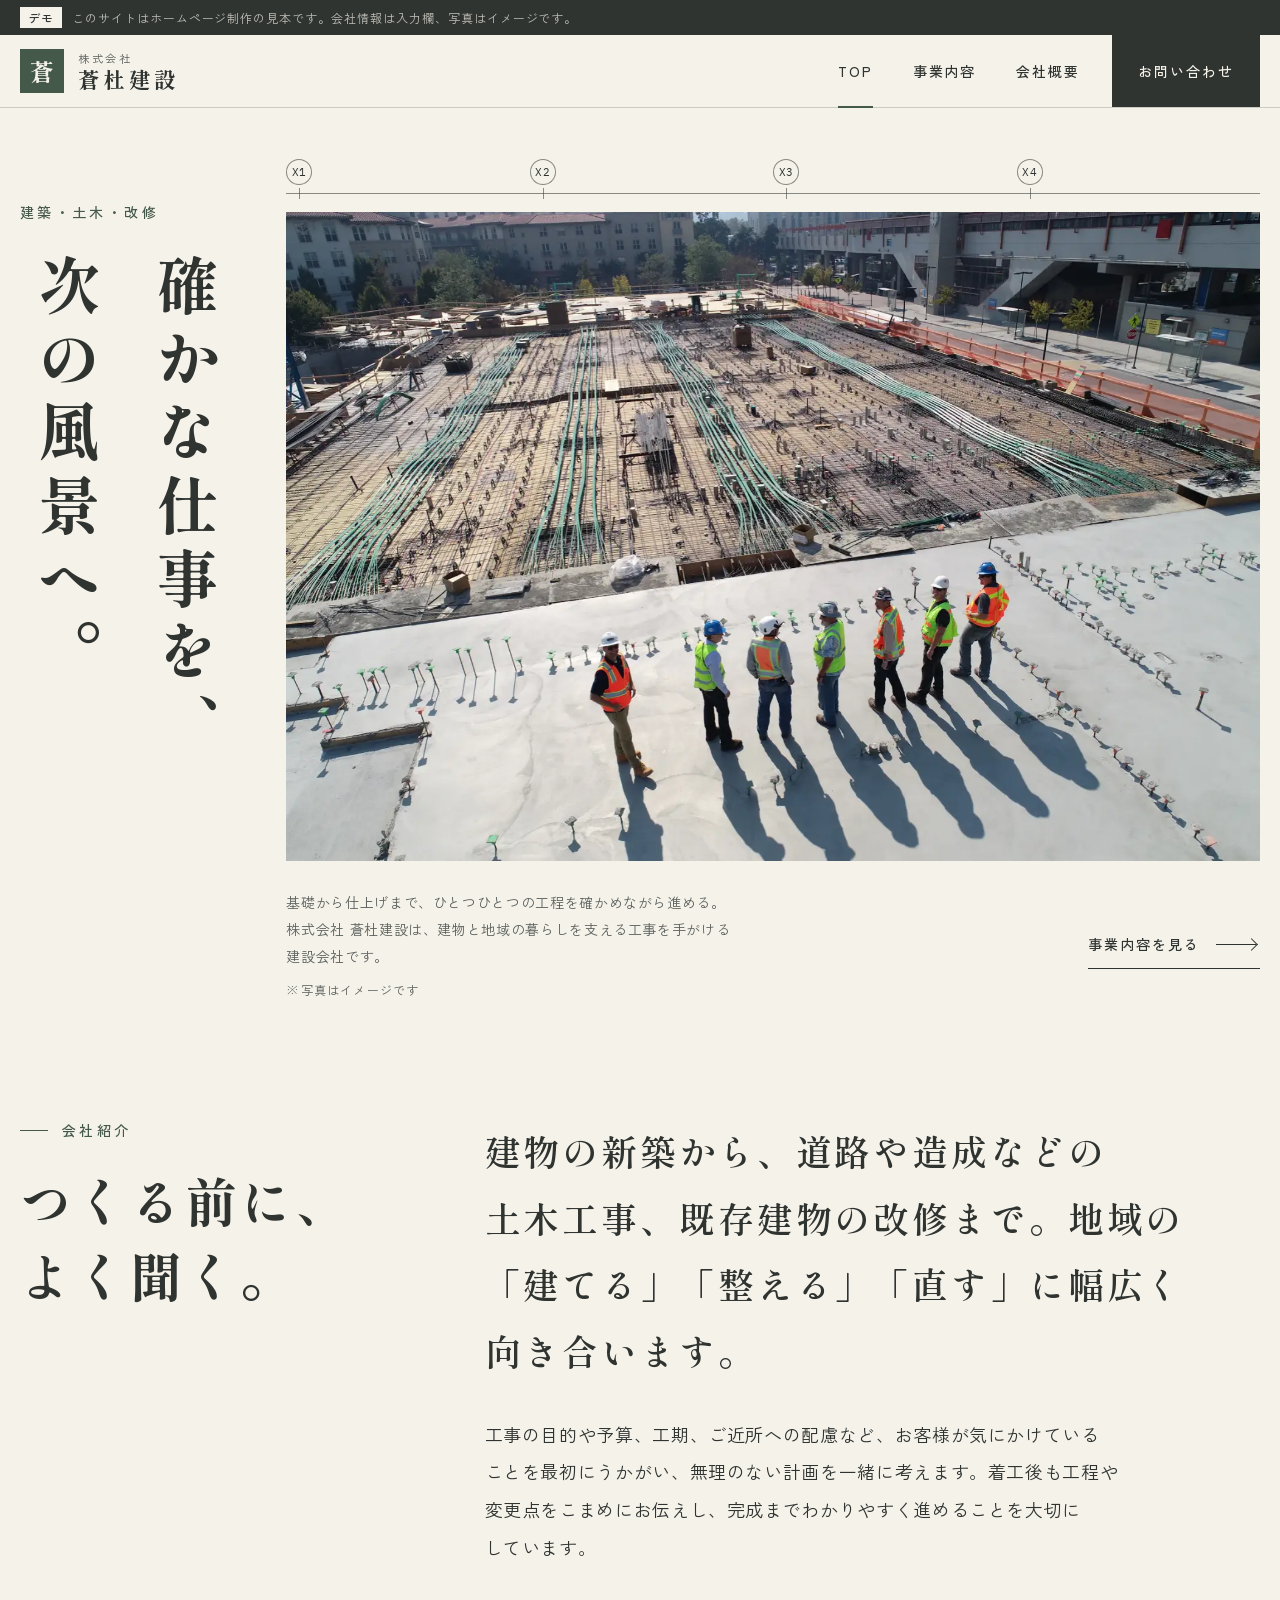
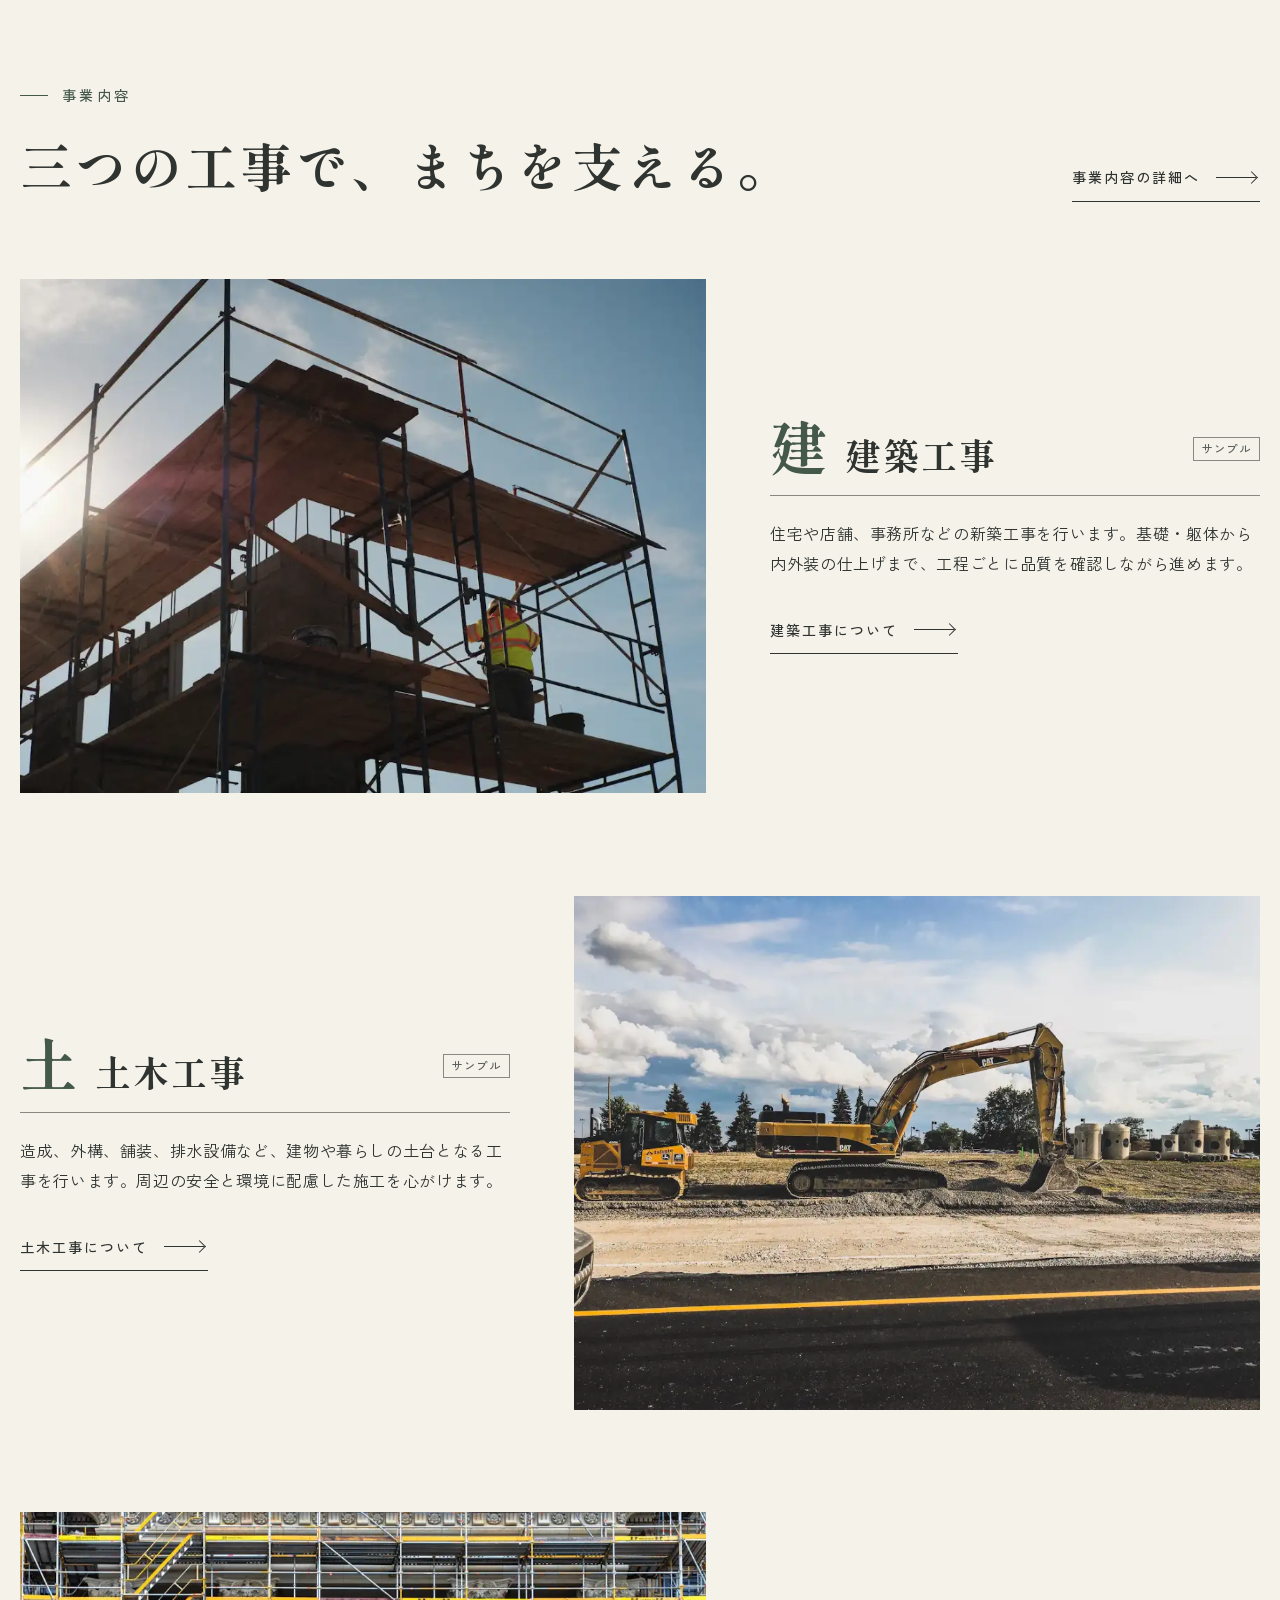
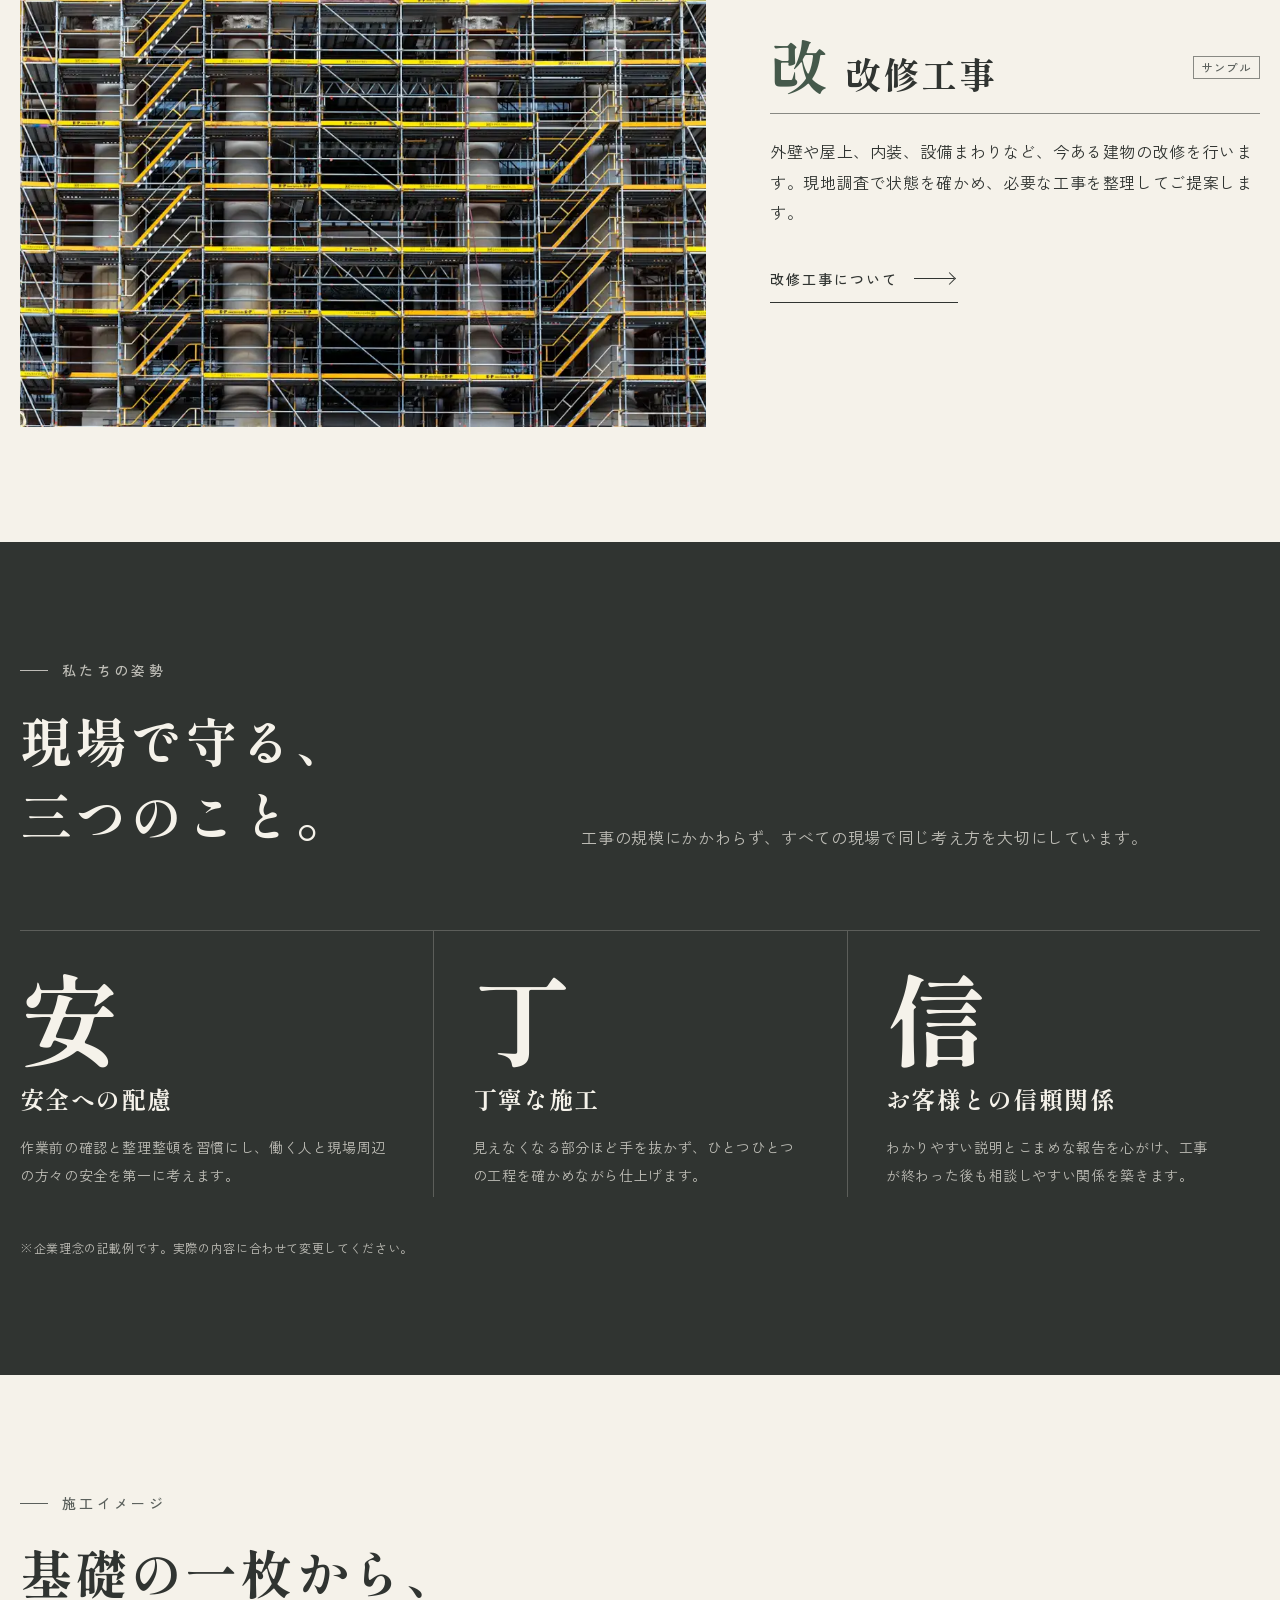
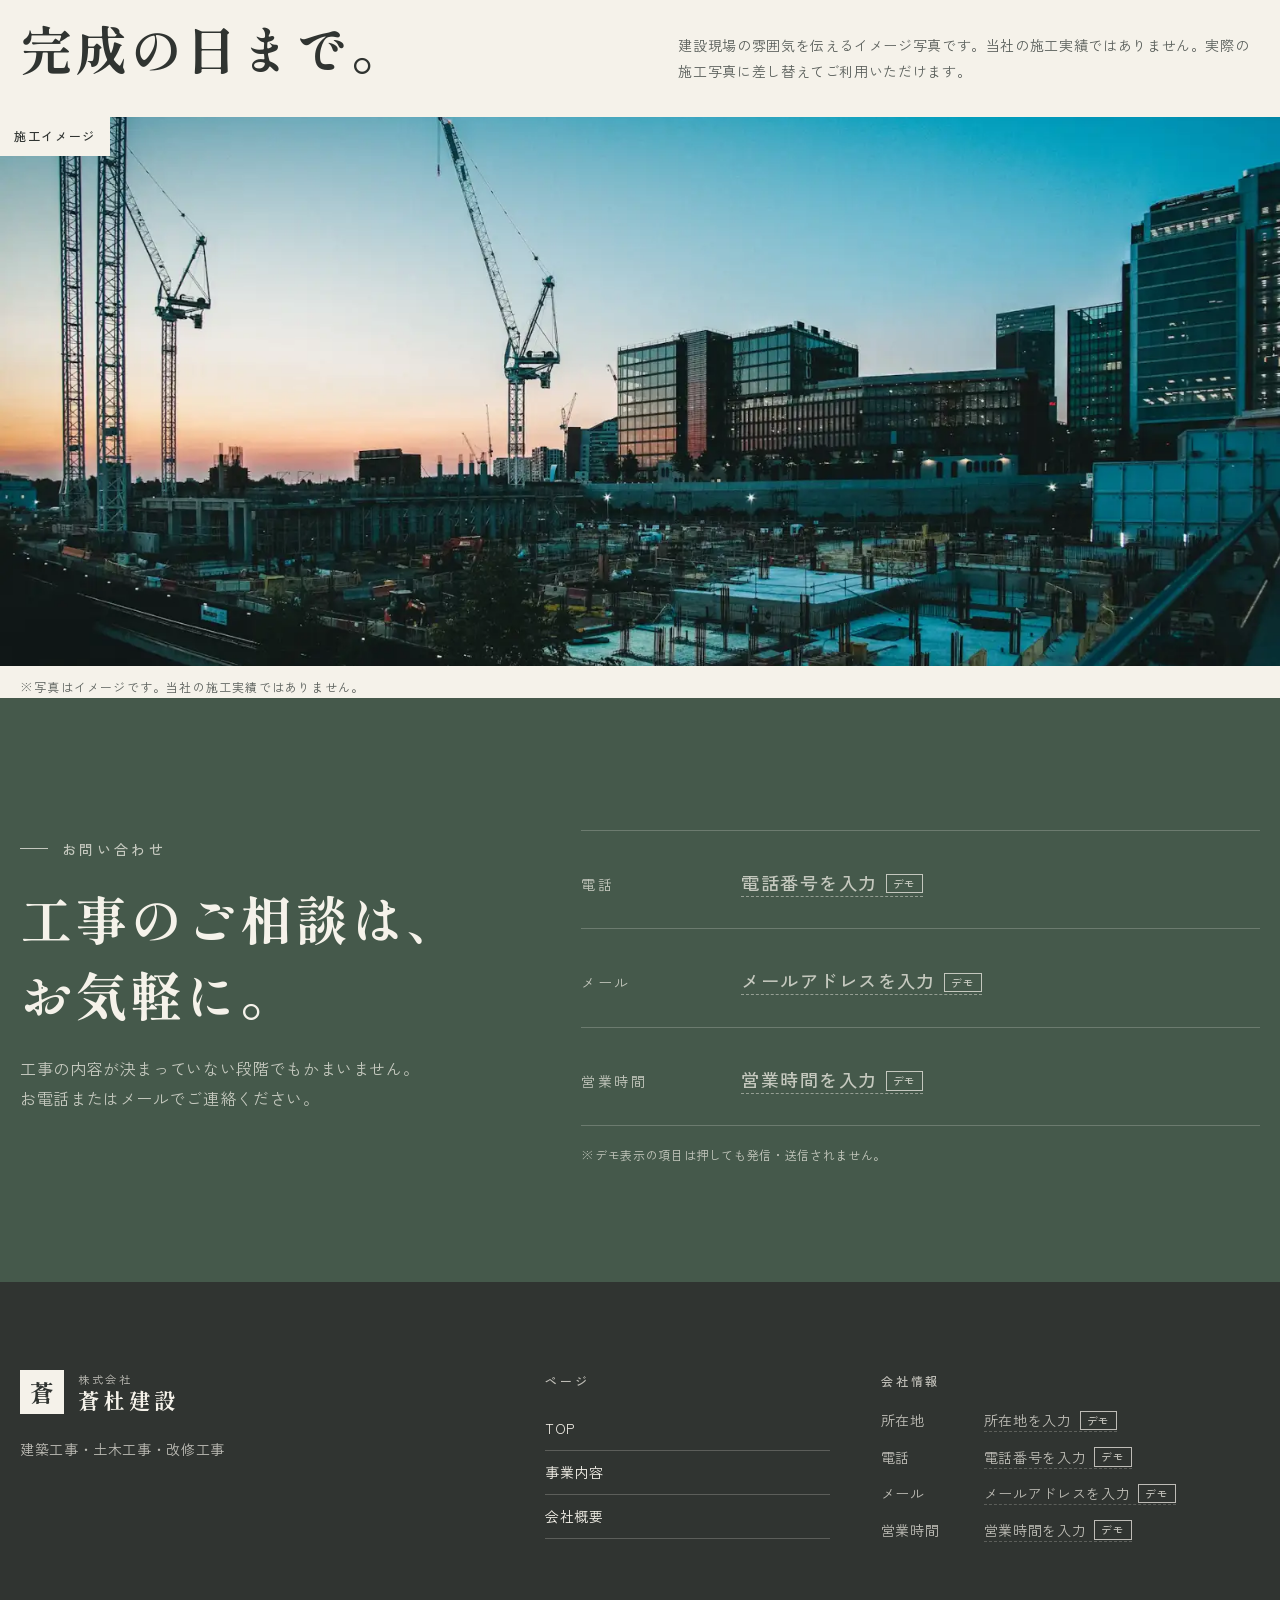
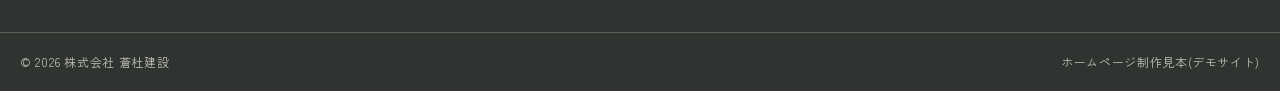
<file: index.html>
<!DOCTYPE html>
<html lang="ja">
<head>
<meta charset="UTF-8">
<meta name="viewport" content="width=device-width, initial-scale=1, viewport-fit=cover">
<title>株式会社 蒼杜建設|建築工事・土木工事・改修工事</title>
<meta name="description" content="株式会社 蒼杜建設は、建築工事・土木工事・改修工事を行う建設会社です。安全への配慮と丁寧な施工で、地域の建物と暮らしの基盤づくりに取り組みます。">
<meta name="robots" content="noindex">
<meta property="og:title" content="株式会社 蒼杜建設">
<meta property="og:description" content="建築工事・土木工事・改修工事を行う建設会社です。">
<meta property="og:type" content="website">
<meta property="og:image" content="images/hero-top.webp">
<meta name="theme-color" content="#F5F2EA">
<link rel="preconnect" href="https://fonts.googleapis.com">
<link rel="preconnect" href="https://fonts.gstatic.com" crossorigin>
<link rel="stylesheet" href="https://fonts.googleapis.com/css2?family=IBM+Plex+Mono:wght@400&family=Shippori+Mincho+B1:wght@600;700;800&family=Zen+Kaku+Gothic+New:wght@400;500;700&display=swap">
<link rel="stylesheet" href="css/style.css">
</head>
<body>
<a class="skip-link" href="#main">本文へ移動</a>

<div class="demo-strip" role="note">
  <div class="wrap"><b>デモ</b><span>このサイトはホームページ制作の見本です。会社情報は入力欄、写真はイメージです。</span></div>
</div>

<header class="site-header">
  <div class="wrap header-inner">
    <a class="brand" href="index.html" aria-label="株式会社 蒼杜建設 トップページへ">
      <span class="brand-mark" aria-hidden="true">蒼</span>
      <span class="brand-text"><small>株式会社</small><span>蒼杜建設</span></span>
    </a>
    <button class="menu-toggle" type="button" aria-expanded="false" aria-controls="global-nav">
      <span class="bars" aria-hidden="true"></span><span class="label">メニュー</span>
    </button>
    <nav class="global-nav" id="global-nav" aria-label="メインメニュー">
      <ul>
        <li><a href="index.html" aria-current="page">TOP</a></li>
        <li><a href="services.html">事業内容</a></li>
        <li><a href="company.html">会社概要</a></li>
        <li class="nav-contact"><a href="#contact">お問い合わせ</a></li>
      </ul>
    </nav>
  </div>
</header>

<main id="main">

  <!-- ファーストビュー -->
  <section class="hero" aria-labelledby="hero-title">
    <div class="wrap hero-grid">
      <div class="hero-copy">
        <p class="hero-eyebrow">建築・土木・改修</p>
        <h1 class="hero-title" id="hero-title"><span>確かな仕事を、</span><span>次の風景へ。</span></h1>
      </div>
      <div class="hero-visual">
        <div class="grid-ruler" aria-hidden="true">
          <span data-axis="X1"></span><span data-axis="X2"></span><span data-axis="X3"></span><span data-axis="X4"></span>
        </div>
        <figure class="photo ratio-hero">
          <img src="images/hero-top.webp" width="1600" height="1067" alt="広いコンクリート床の上に並んで立つ建設作業員たちを見下ろした建設現場の全景" fetchpriority="high">
        </figure>
        <div class="hero-foot">
          <p>基礎から仕上げまで、ひとつひとつの工程を確かめながら進める。株式会社 蒼杜建設は、建物と地域の暮らしを支える工事を手がける建設会社です。</p>
          <a class="line-link" href="services.html">事業内容を見る<span class="arrow" aria-hidden="true"></span></a>
        </div>
        <p class="photo-caption"><span>※写真はイメージです</span></p>
      </div>
    </div>
  </section>

  <!-- 会社紹介 -->
  <section class="section" aria-labelledby="about-title">
    <div class="wrap about-grid">
      <div>
        <p class="section-label">会社紹介</p>
        <h2 class="section-title" id="about-title">つくる前に、<br>よく聞く。</h2>
      </div>
      <div>
        <p class="about-statement">建物の新築から、道路や造成などの土木工事、既存建物の改修まで。地域の「建てる」「整える」「直す」に幅広く向き合います。</p>
        <p class="lead">工事の目的や予算、工期、ご近所への配慮など、お客様が気にかけていることを最初にうかがい、無理のない計画を一緒に考えます。着工後も工程や変更点をこまめにお伝えし、完成までわかりやすく進めることを大切にしています。</p>
      </div>
    </div>
  </section>

  <!-- 事業内容 -->
  <section class="section pt-0" aria-labelledby="services-title">
    <div class="wrap">
      <div class="services-head">
        <div>
          <p class="section-label">事業内容</p>
          <h2 class="section-title" id="services-title">三つの工事で、まちを支える。</h2>
        </div>
        <a class="line-link" href="services.html">事業内容の詳細へ<span class="arrow" aria-hidden="true"></span></a>
      </div>

      <div class="feature-list">
        <article class="feature">
          <figure class="photo ratio-card feature-photo">
            <img src="images/top-building.webp" width="1100" height="733" alt="夕方の光の中、足場の上で鉄骨の骨組みを組み立てる作業員" loading="lazy">
          </figure>
          <div class="feature-body">
            <div class="feature-kind"><span class="kanji" aria-hidden="true">建</span><h3>建築工事</h3><span class="sample-tag">サンプル</span></div>
            <p>住宅や店舗、事務所などの新築工事を行います。基礎・躯体から内外装の仕上げまで、工程ごとに品質を確認しながら進めます。</p>
            <a class="line-link" href="services.html">建築工事について<span class="arrow" aria-hidden="true"></span></a>
          </div>
        </article>

        <article class="feature">
          <figure class="photo ratio-card feature-photo">
            <img src="images/top-civil.webp" width="1100" height="825" alt="造成地で土を掘り起こす油圧ショベル" loading="lazy">
          </figure>
          <div class="feature-body">
            <div class="feature-kind"><span class="kanji" aria-hidden="true">土</span><h3>土木工事</h3><span class="sample-tag">サンプル</span></div>
            <p>造成、外構、舗装、排水設備など、建物や暮らしの土台となる工事を行います。周辺の安全と環境に配慮した施工を心がけます。</p>
            <a class="line-link" href="services.html">土木工事について<span class="arrow" aria-hidden="true"></span></a>
          </div>
        </article>

        <article class="feature">
          <figure class="photo ratio-card feature-photo">
            <img src="images/top-renovation.webp" width="1100" height="739" alt="外壁の改修のために足場が組まれたコンクリートの建物" loading="lazy">
          </figure>
          <div class="feature-body">
            <div class="feature-kind"><span class="kanji" aria-hidden="true">改</span><h3>改修工事</h3><span class="sample-tag">サンプル</span></div>
            <p>外壁や屋上、内装、設備まわりなど、今ある建物の改修を行います。現地調査で状態を確かめ、必要な工事を整理してご提案します。</p>
            <a class="line-link" href="services.html">改修工事について<span class="arrow" aria-hidden="true"></span></a>
          </div>
        </article>
      </div>
    </div>
  </section>

  <!-- 姿勢・強み -->
  <section class="section stance on-dark" aria-labelledby="stance-title">
    <div class="wrap">
      <div class="stance-head">
        <div>
          <p class="section-label">私たちの姿勢</p>
          <h2 class="section-title" id="stance-title">現場で守る、<br>三つのこと。</h2>
        </div>
        <p>工事の規模にかかわらず、すべての現場で同じ考え方を大切にしています。</p>
      </div>
      <ul class="stance-list">
        <li>
          <span class="stance-kanji" aria-hidden="true">安</span>
          <h3>安全への配慮</h3>
          <p>作業前の確認と整理整頓を習慣にし、働く人と現場周辺の方々の安全を第一に考えます。</p>
        </li>
        <li>
          <span class="stance-kanji" aria-hidden="true">丁</span>
          <h3>丁寧な施工</h3>
          <p>見えなくなる部分ほど手を抜かず、ひとつひとつの工程を確かめながら仕上げます。</p>
        </li>
        <li>
          <span class="stance-kanji" aria-hidden="true">信</span>
          <h3>お客様との信頼関係</h3>
          <p>わかりやすい説明とこまめな報告を心がけ、工事が終わった後も相談しやすい関係を築きます。</p>
        </li>
      </ul>
      <p class="stance-note">※企業理念の記載例です。実際の内容に合わせて変更してください。</p>
    </div>
  </section>

  <!-- 施工イメージ -->
  <section class="image-band" aria-labelledby="image-title">
    <div class="wrap image-band-head">
      <div>
        <p class="section-label">施工イメージ</p>
        <h2 class="section-title" id="image-title">基礎の一枚から、<br>完成の日まで。</h2>
      </div>
      <p>建設現場の雰囲気を伝えるイメージ写真です。当社の施工実績ではありません。実際の施工写真に差し替えてご利用いただけます。</p>
    </div>
    <figure class="photo ratio-pano photo-full">
      <img src="images/image-wide.webp" width="1600" height="900" alt="夕暮れの空の下、複数のクレーンが立つ大規模な建設現場" loading="lazy">
      <figcaption class="image-label">施工イメージ</figcaption>
    </figure>
    <p class="photo-caption"><span>※写真はイメージです。当社の施工実績ではありません。</span></p>
  </section>

</main>

<!-- お問い合わせ -->
<section class="section contact on-dark" id="contact" aria-labelledby="contact-title">
  <div class="wrap contact-grid">
    <div>
      <p class="section-label">お問い合わせ</p>
      <h2 class="section-title" id="contact-title">工事のご相談は、<br>お気軽に。</h2>
      <p>工事の内容が決まっていない段階でもかまいません。お電話またはメールでご連絡ください。</p>
    </div>
    <div>
      <dl class="contact-list">
        <div class="contact-row"><dt>電話</dt><dd><span data-field="tel" data-link="tel">電話番号を入力</span></dd></div>
        <div class="contact-row"><dt>メール</dt><dd><span data-field="email" data-link="mail">メールアドレスを入力</span></dd></div>
        <div class="contact-row"><dt>営業時間</dt><dd><span data-field="hours">営業時間を入力</span></dd></div>
      </dl>
      <p class="contact-note">※デモ表示の項目は押しても発信・送信されません。</p>
    </div>
  </div>
</section>

<footer class="site-footer on-dark">
  <div class="wrap footer-main">
    <div class="footer-brand">
      <a class="brand" href="index.html" aria-label="株式会社 蒼杜建設 トップページへ">
        <span class="brand-mark" aria-hidden="true">蒼</span>
        <span class="brand-text"><small>株式会社</small><span>蒼杜建設</span></span>
      </a>
      <p>建築工事・土木工事・改修工事</p>
    </div>
    <nav class="footer-nav" aria-label="フッターメニュー">
      <p class="footer-heading">ページ</p>
      <ul>
        <li><a href="index.html">TOP</a></li>
        <li><a href="services.html">事業内容</a></li>
        <li><a href="company.html">会社概要</a></li>
      </ul>
    </nav>
    <div class="footer-info">
      <p class="footer-heading">会社情報</p>
      <dl>
        <div><dt>所在地</dt><dd><span data-field="address">所在地を入力</span></dd></div>
        <div><dt>電話</dt><dd><span data-field="tel" data-link="tel">電話番号を入力</span></dd></div>
        <div><dt>メール</dt><dd><span data-field="email" data-link="mail">メールアドレスを入力</span></dd></div>
        <div><dt>営業時間</dt><dd><span data-field="hours">営業時間を入力</span></dd></div>
      </dl>
    </div>
  </div>
  <div class="footer-bottom">
    <div class="wrap">
      <span>&copy; <span data-year>2026</span> 株式会社 蒼杜建設</span>
      <span>ホームページ制作見本(デモサイト)</span>
    </div>
  </div>
</footer>

<script src="js/site-config.js"></script>
<script src="js/main.js"></script>
</body>
</html>
</file>
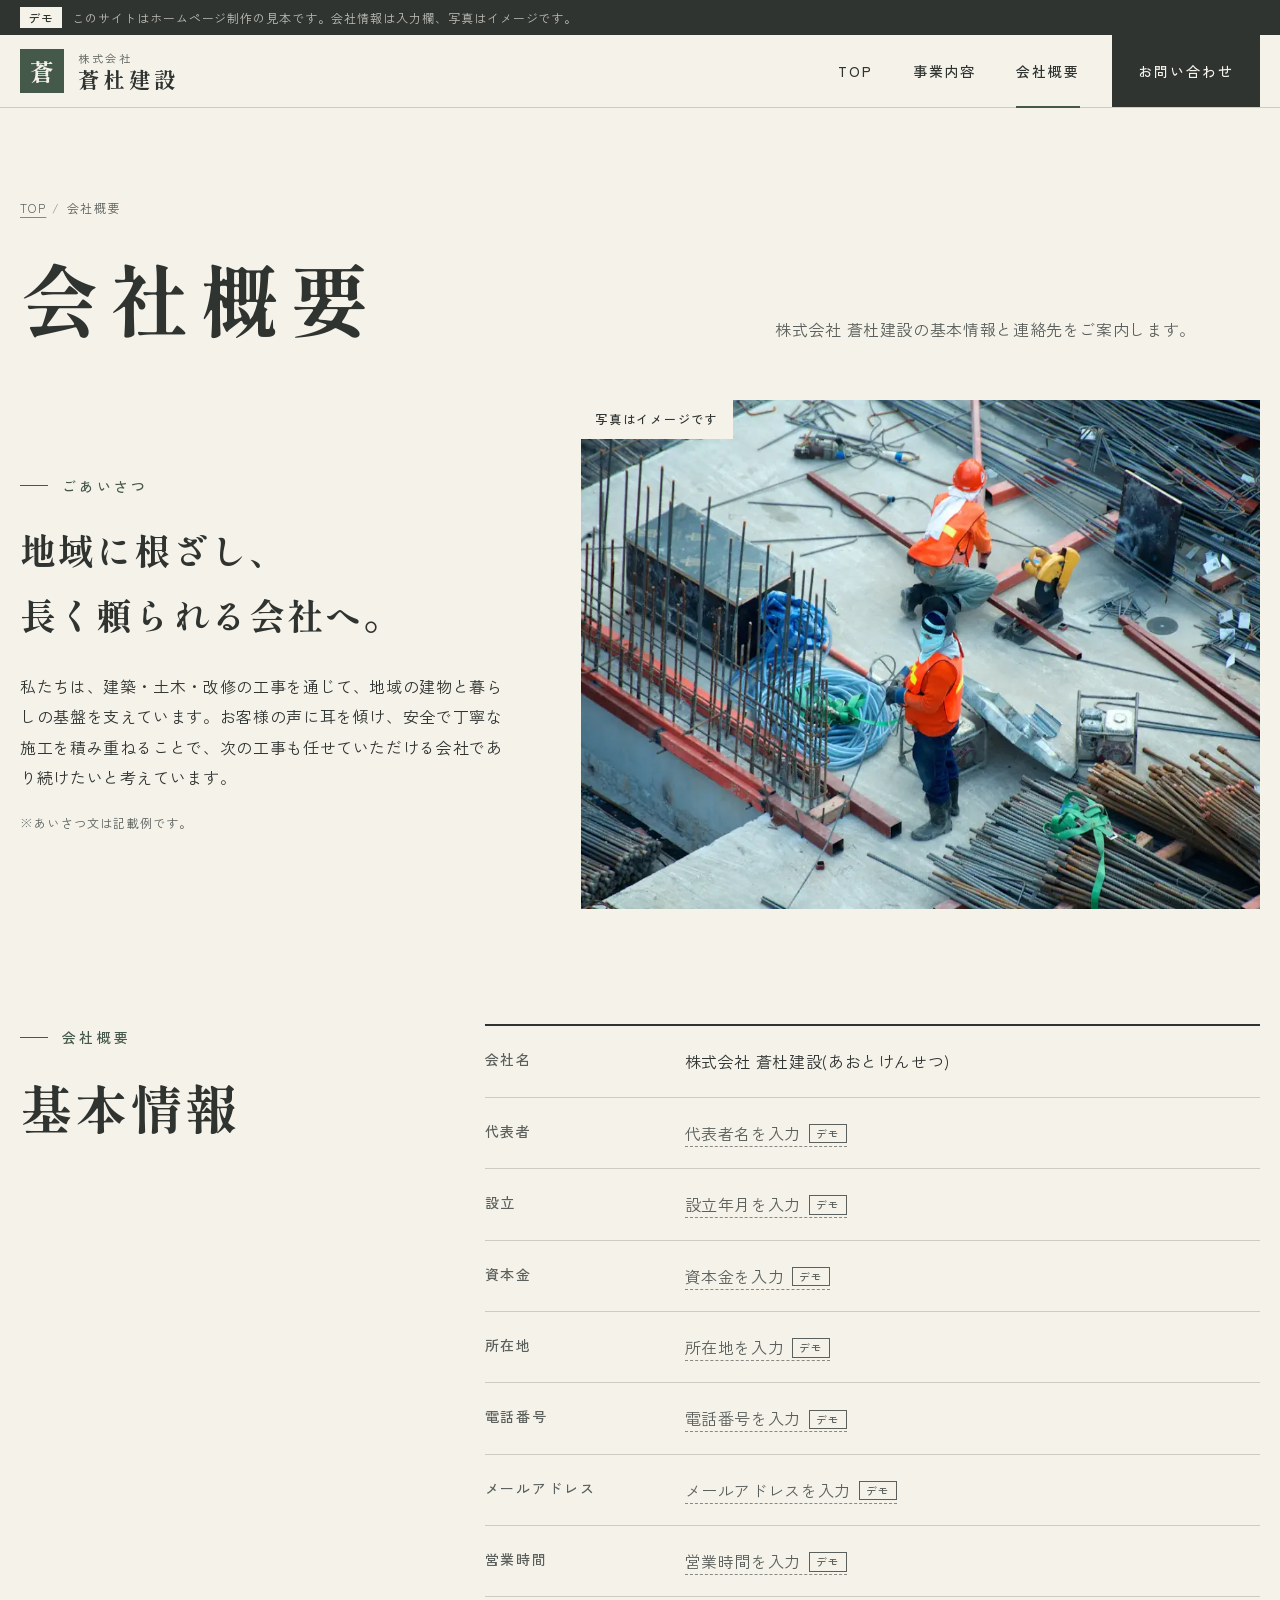
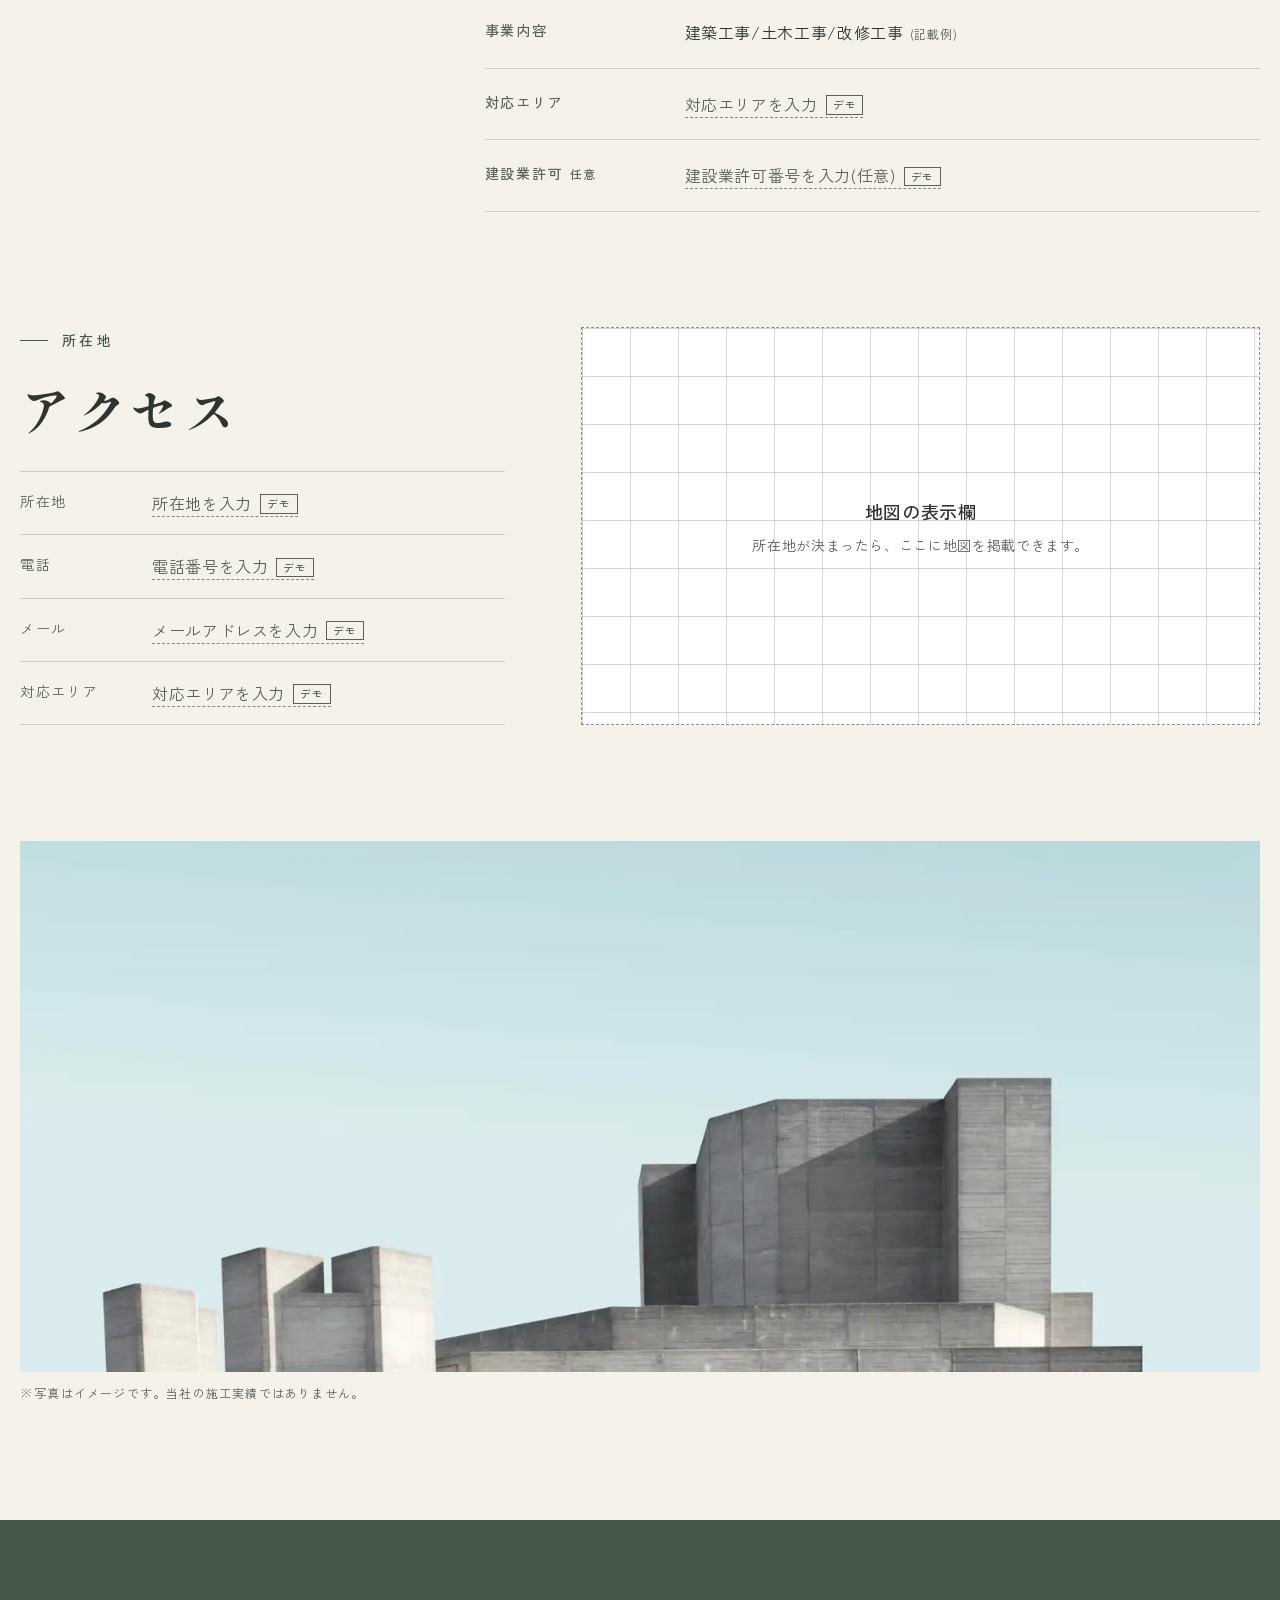
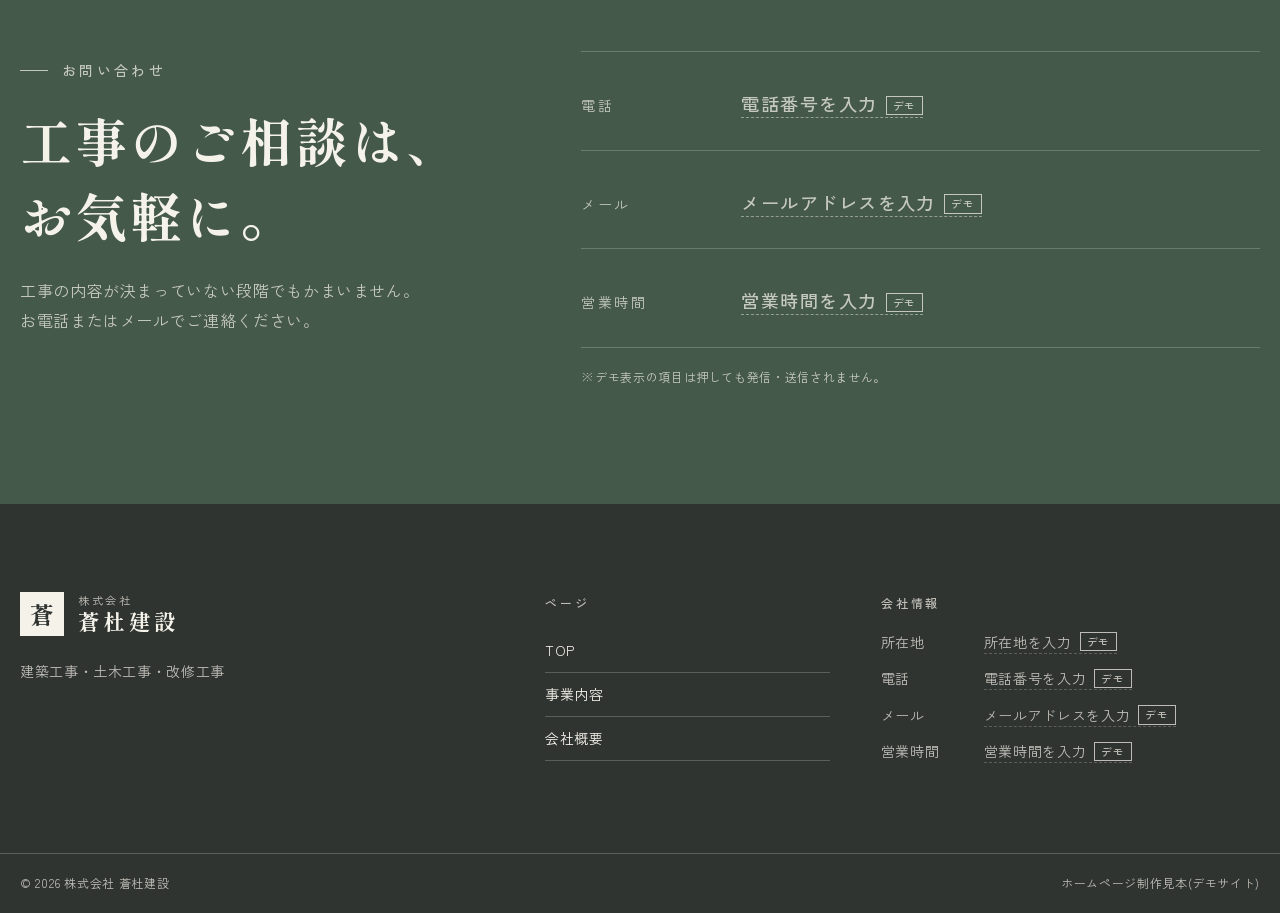
<file: company.html>
<!DOCTYPE html>
<html lang="ja">
<head>
<meta charset="UTF-8">
<meta name="viewport" content="width=device-width, initial-scale=1, viewport-fit=cover">
<title>会社概要|株式会社 蒼杜建設</title>
<meta name="description" content="株式会社 蒼杜建設の会社概要。所在地、連絡先、対応エリアなどの基本情報を掲載しています。">
<meta name="robots" content="noindex">
<meta property="og:title" content="会社概要|株式会社 蒼杜建設">
<meta property="og:description" content="株式会社 蒼杜建設の会社概要です。">
<meta property="og:type" content="website">
<meta property="og:image" content="images/hero-company.webp">
<meta name="theme-color" content="#F5F2EA">
<link rel="preconnect" href="https://fonts.googleapis.com">
<link rel="preconnect" href="https://fonts.gstatic.com" crossorigin>
<link rel="stylesheet" href="https://fonts.googleapis.com/css2?family=IBM+Plex+Mono:wght@400&family=Shippori+Mincho+B1:wght@600;700;800&family=Zen+Kaku+Gothic+New:wght@400;500;700&display=swap">
<link rel="stylesheet" href="css/style.css">
</head>
<body>
<a class="skip-link" href="#main">本文へ移動</a>

<div class="demo-strip" role="note">
  <div class="wrap"><b>デモ</b><span>このサイトはホームページ制作の見本です。会社情報は入力欄、写真はイメージです。</span></div>
</div>

<header class="site-header">
  <div class="wrap header-inner">
    <a class="brand" href="index.html" aria-label="株式会社 蒼杜建設 トップページへ">
      <span class="brand-mark" aria-hidden="true">蒼</span>
      <span class="brand-text"><small>株式会社</small><span>蒼杜建設</span></span>
    </a>
    <button class="menu-toggle" type="button" aria-expanded="false" aria-controls="global-nav">
      <span class="bars" aria-hidden="true"></span><span class="label">メニュー</span>
    </button>
    <nav class="global-nav" id="global-nav" aria-label="メインメニュー">
      <ul>
        <li><a href="index.html">TOP</a></li>
        <li><a href="services.html">事業内容</a></li>
        <li><a href="company.html" aria-current="page">会社概要</a></li>
        <li class="nav-contact"><a href="#contact">お問い合わせ</a></li>
      </ul>
    </nav>
  </div>
</header>

<main id="main">

  <section class="page-head" aria-labelledby="page-title">
    <div class="wrap">
      <nav class="breadcrumb" aria-label="現在位置">
        <ol><li><a href="index.html">TOP</a></li><li aria-current="page">会社概要</li></ol>
      </nav>
      <div class="page-head-grid">
        <h1 class="page-title" id="page-title">会社概要</h1>
        <p>株式会社 蒼杜建設の基本情報と連絡先をご案内します。</p>
      </div>
    </div>
  </section>

  <section class="section pt-0" aria-labelledby="intro-title">
    <div class="wrap company-intro">
      <div>
        <p class="section-label">ごあいさつ</p>
        <h2 id="intro-title" class="mt-18">地域に根ざし、<br>長く頼られる会社へ。</h2>
        <p>私たちは、建築・土木・改修の工事を通じて、地域の建物と暮らしの基盤を支えています。お客様の声に耳を傾け、安全で丁寧な施工を積み重ねることで、次の工事も任せていただける会社であり続けたいと考えています。</p>
        <p class="image-note mt-20">※あいさつ文は記載例です。</p>
      </div>
      <figure class="photo ratio-card">
        <img src="images/company-intro.webp" width="1100" height="729" alt="建設現場で鉄筋の上に立ち作業する二人の作業員" loading="lazy">
        <figcaption class="image-label">写真はイメージです</figcaption>
      </figure>
    </div>
  </section>

  <section class="section pt-0" aria-labelledby="profile-title">
    <div class="wrap profile-grid">
      <div>
        <p class="section-label">会社概要</p>
        <h2 class="section-title" id="profile-title">基本情報</h2>
      </div>
      <dl class="profile-table">
        <div><dt>会社名</dt><dd>株式会社 蒼杜建設(あおとけんせつ)</dd></div>
        <div><dt>代表者</dt><dd><span data-field="representative">代表者名を入力</span></dd></div>
        <div><dt>設立</dt><dd><span data-field="established">設立年月を入力</span></dd></div>
        <div><dt>資本金</dt><dd><span data-field="capital">資本金を入力</span></dd></div>
        <div><dt>所在地</dt><dd><span data-field="address">所在地を入力</span></dd></div>
        <div><dt>電話番号</dt><dd><span data-field="tel" data-link="tel">電話番号を入力</span></dd></div>
        <div><dt>メールアドレス</dt><dd><span data-field="email" data-link="mail">メールアドレスを入力</span></dd></div>
        <div><dt>営業時間</dt><dd><span data-field="hours">営業時間を入力</span></dd></div>
        <div><dt>事業内容</dt><dd>建築工事/土木工事/改修工事<span class="optional">(記載例)</span></dd></div>
        <div><dt>対応エリア</dt><dd><span data-field="area">対応エリアを入力</span></dd></div>
        <div><dt>建設業許可<span class="optional">任意</span></dt><dd><span data-field="license">建設業許可番号を入力(任意)</span></dd></div>
      </dl>
    </div>
  </section>

  <section class="section pt-0" aria-labelledby="access-title">
    <div class="wrap access-grid">
      <div class="info">
        <p class="section-label">所在地</p>
        <h2 class="section-title" id="access-title">アクセス</h2>
        <dl>
          <div><dt>所在地</dt><dd><span data-field="address">所在地を入力</span></dd></div>
          <div><dt>電話</dt><dd><span data-field="tel" data-link="tel">電話番号を入力</span></dd></div>
          <div><dt>メール</dt><dd><span data-field="email" data-link="mail">メールアドレスを入力</span></dd></div>
          <div><dt>対応エリア</dt><dd><span data-field="area">対応エリアを入力</span></dd></div>
        </dl>
      </div>
      <div class="map-slot" role="img" aria-label="地図を表示する欄(デモ)">
        <div><strong>地図の表示欄</strong>所在地が決まったら、ここに地図を掲載できます。</div>
      </div>
    </div>
  </section>

  <section class="pb-section" aria-label="写真">
    <div class="wrap">
      <figure class="photo ratio-pano">
        <img src="images/hero-company.webp" width="1600" height="983" alt="直線的な形が重なる、コンクリート造の建物の外観" loading="lazy">
      </figure>
      <p class="photo-caption"><span>※写真はイメージです。当社の施工実績ではありません。</span></p>
    </div>
  </section>

</main>

<section class="section contact on-dark" id="contact" aria-labelledby="contact-title">
  <div class="wrap contact-grid">
    <div>
      <p class="section-label">お問い合わせ</p>
      <h2 class="section-title" id="contact-title">工事のご相談は、<br>お気軽に。</h2>
      <p>工事の内容が決まっていない段階でもかまいません。お電話またはメールでご連絡ください。</p>
    </div>
    <div>
      <dl class="contact-list">
        <div class="contact-row"><dt>電話</dt><dd><span data-field="tel" data-link="tel">電話番号を入力</span></dd></div>
        <div class="contact-row"><dt>メール</dt><dd><span data-field="email" data-link="mail">メールアドレスを入力</span></dd></div>
        <div class="contact-row"><dt>営業時間</dt><dd><span data-field="hours">営業時間を入力</span></dd></div>
      </dl>
      <p class="contact-note">※デモ表示の項目は押しても発信・送信されません。</p>
    </div>
  </div>
</section>

<footer class="site-footer on-dark">
  <div class="wrap footer-main">
    <div class="footer-brand">
      <a class="brand" href="index.html" aria-label="株式会社 蒼杜建設 トップページへ">
        <span class="brand-mark" aria-hidden="true">蒼</span>
        <span class="brand-text"><small>株式会社</small><span>蒼杜建設</span></span>
      </a>
      <p>建築工事・土木工事・改修工事</p>
    </div>
    <nav class="footer-nav" aria-label="フッターメニュー">
      <p class="footer-heading">ページ</p>
      <ul>
        <li><a href="index.html">TOP</a></li>
        <li><a href="services.html">事業内容</a></li>
        <li><a href="company.html">会社概要</a></li>
      </ul>
    </nav>
    <div class="footer-info">
      <p class="footer-heading">会社情報</p>
      <dl>
        <div><dt>所在地</dt><dd><span data-field="address">所在地を入力</span></dd></div>
        <div><dt>電話</dt><dd><span data-field="tel" data-link="tel">電話番号を入力</span></dd></div>
        <div><dt>メール</dt><dd><span data-field="email" data-link="mail">メールアドレスを入力</span></dd></div>
        <div><dt>営業時間</dt><dd><span data-field="hours">営業時間を入力</span></dd></div>
      </dl>
    </div>
  </div>
  <div class="footer-bottom">
    <div class="wrap">
      <span>&copy; <span data-year>2026</span> 株式会社 蒼杜建設</span>
      <span>ホームページ制作見本(デモサイト)</span>
    </div>
  </div>
</footer>

<script src="js/site-config.js"></script>
<script src="js/main.js"></script>
</body>
</html>
</file>
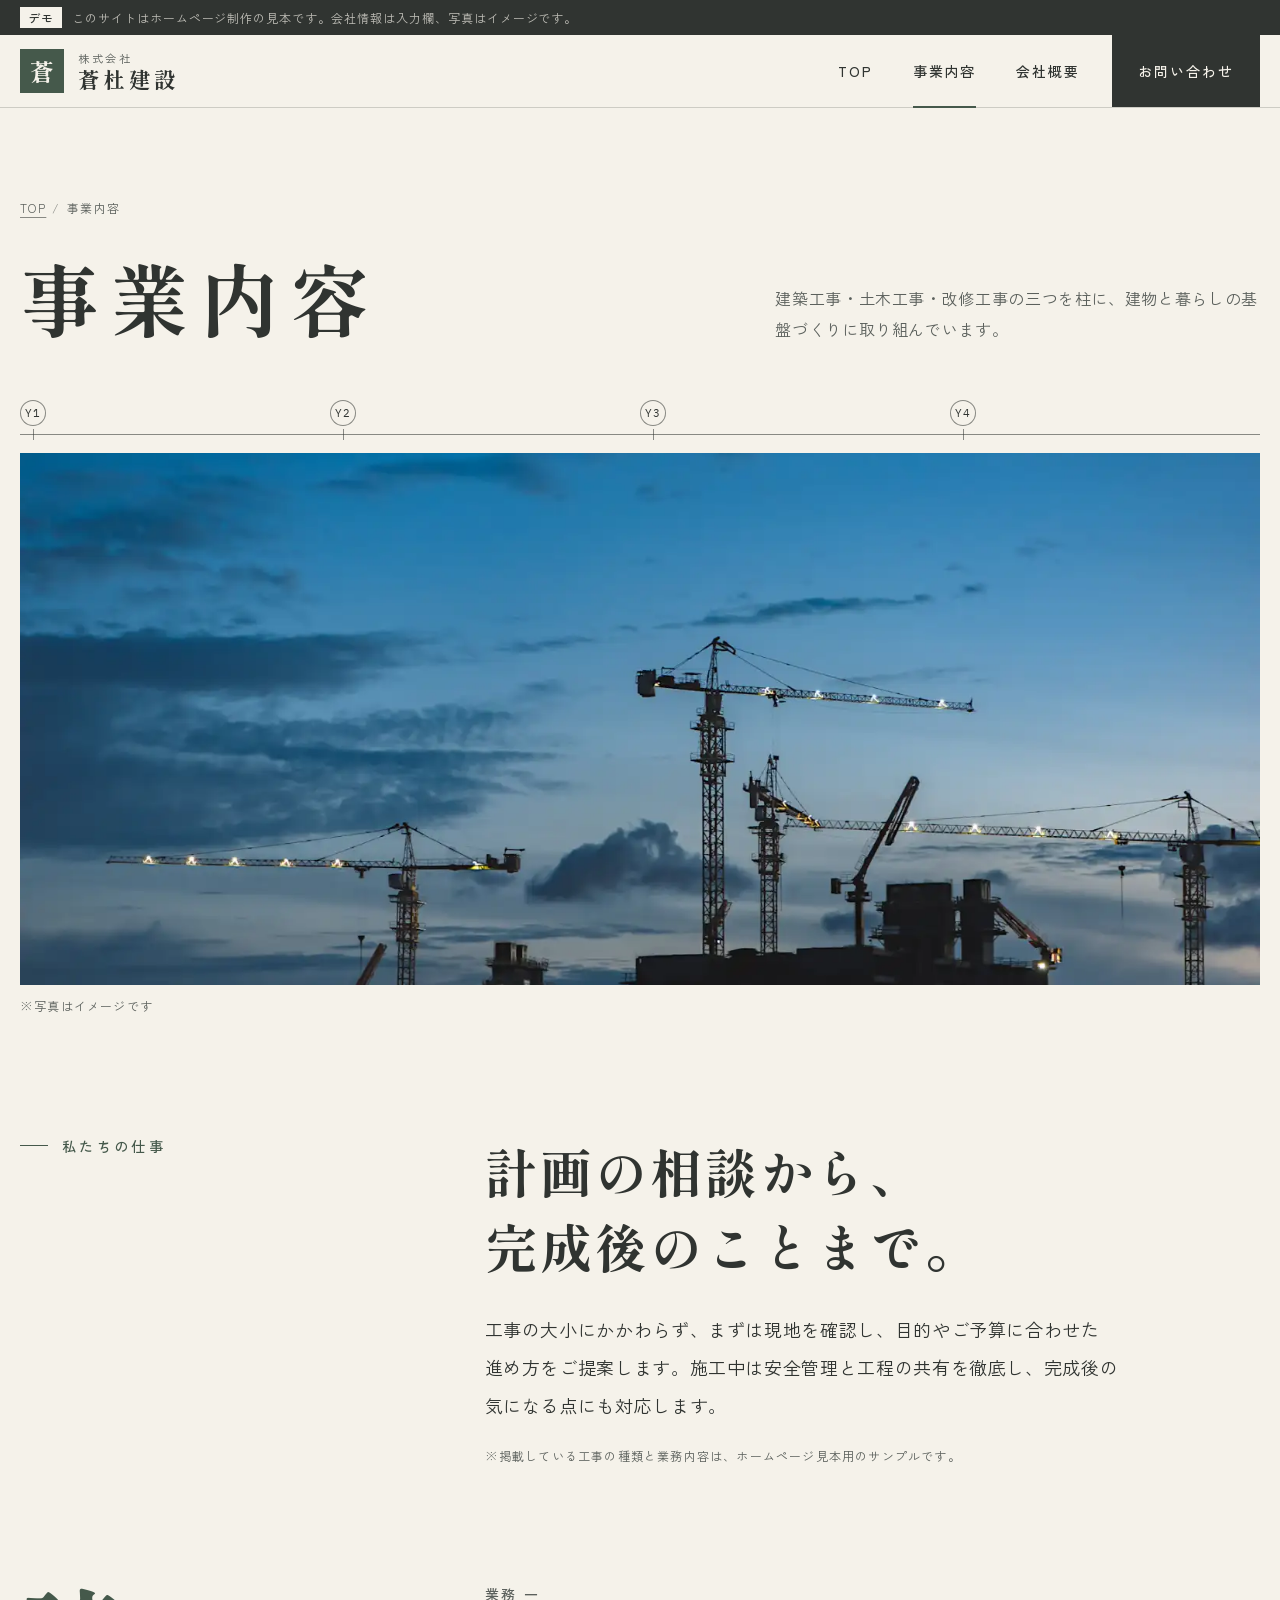
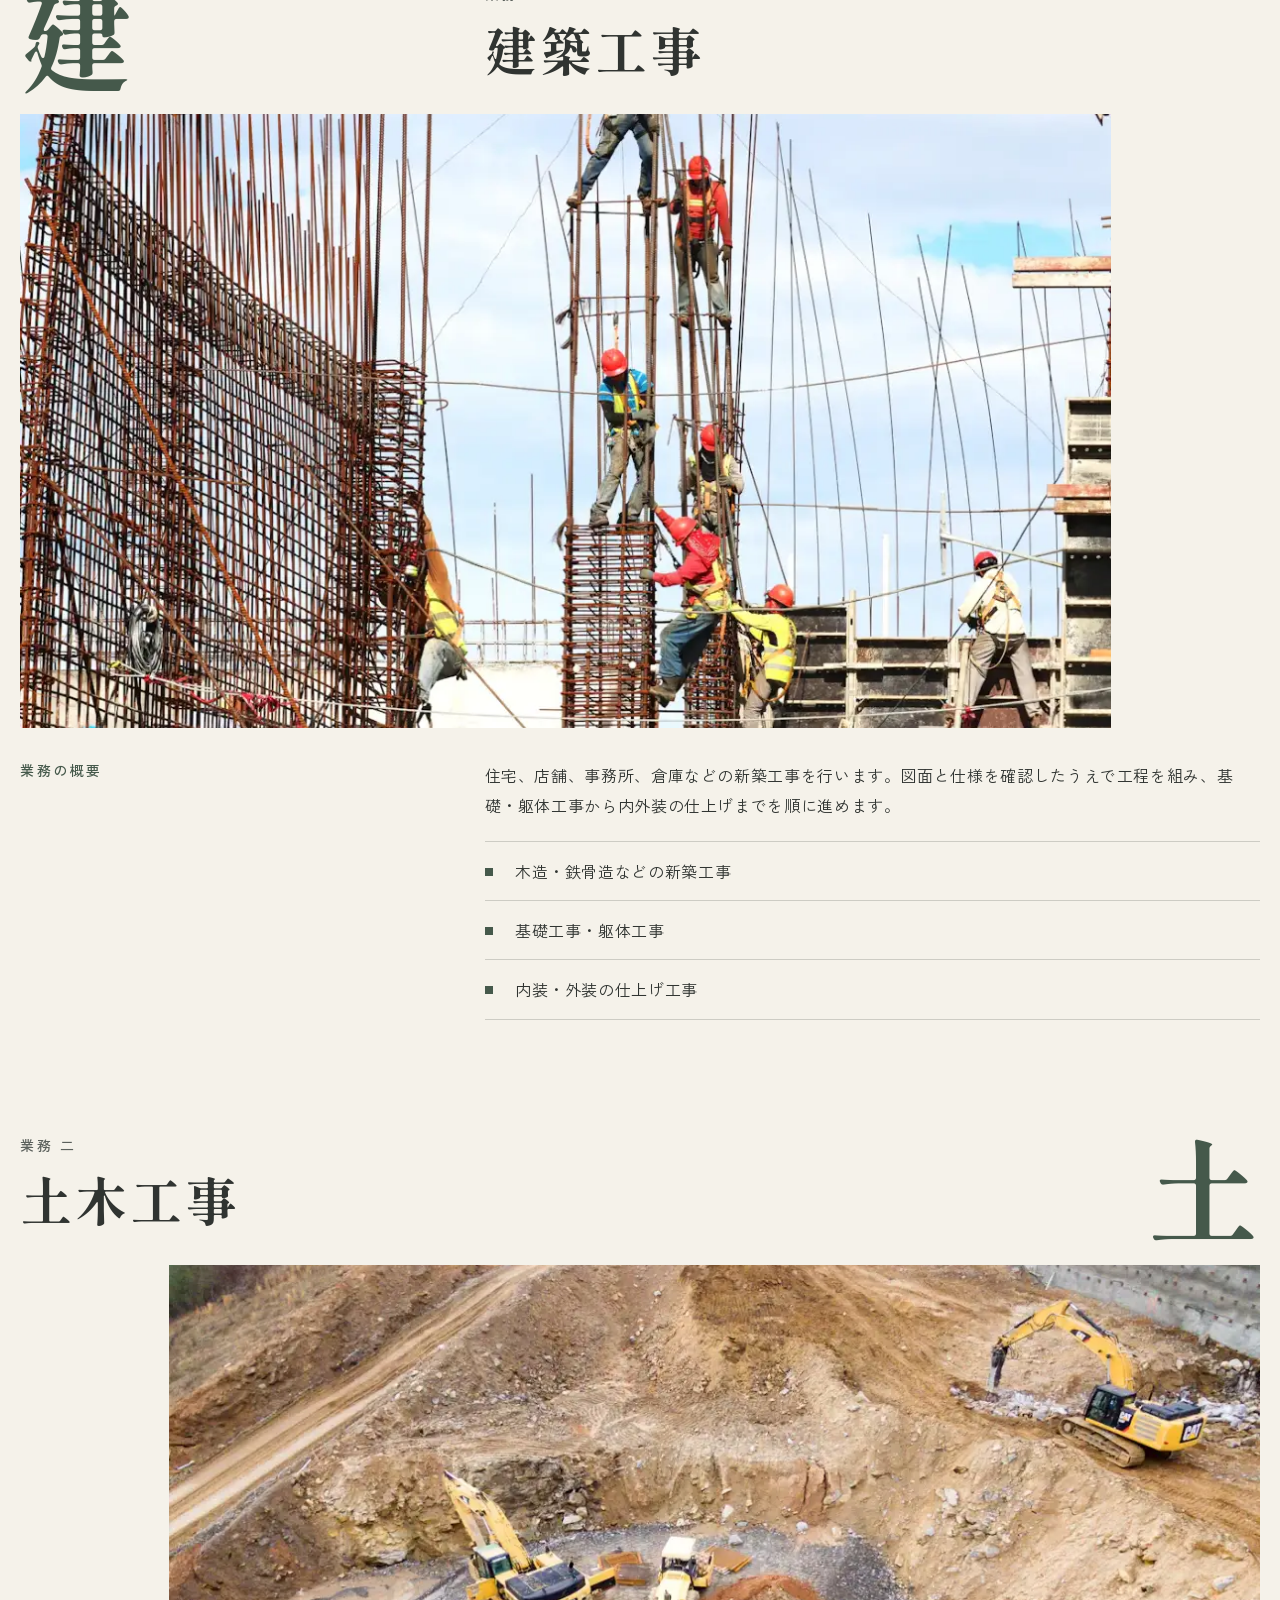
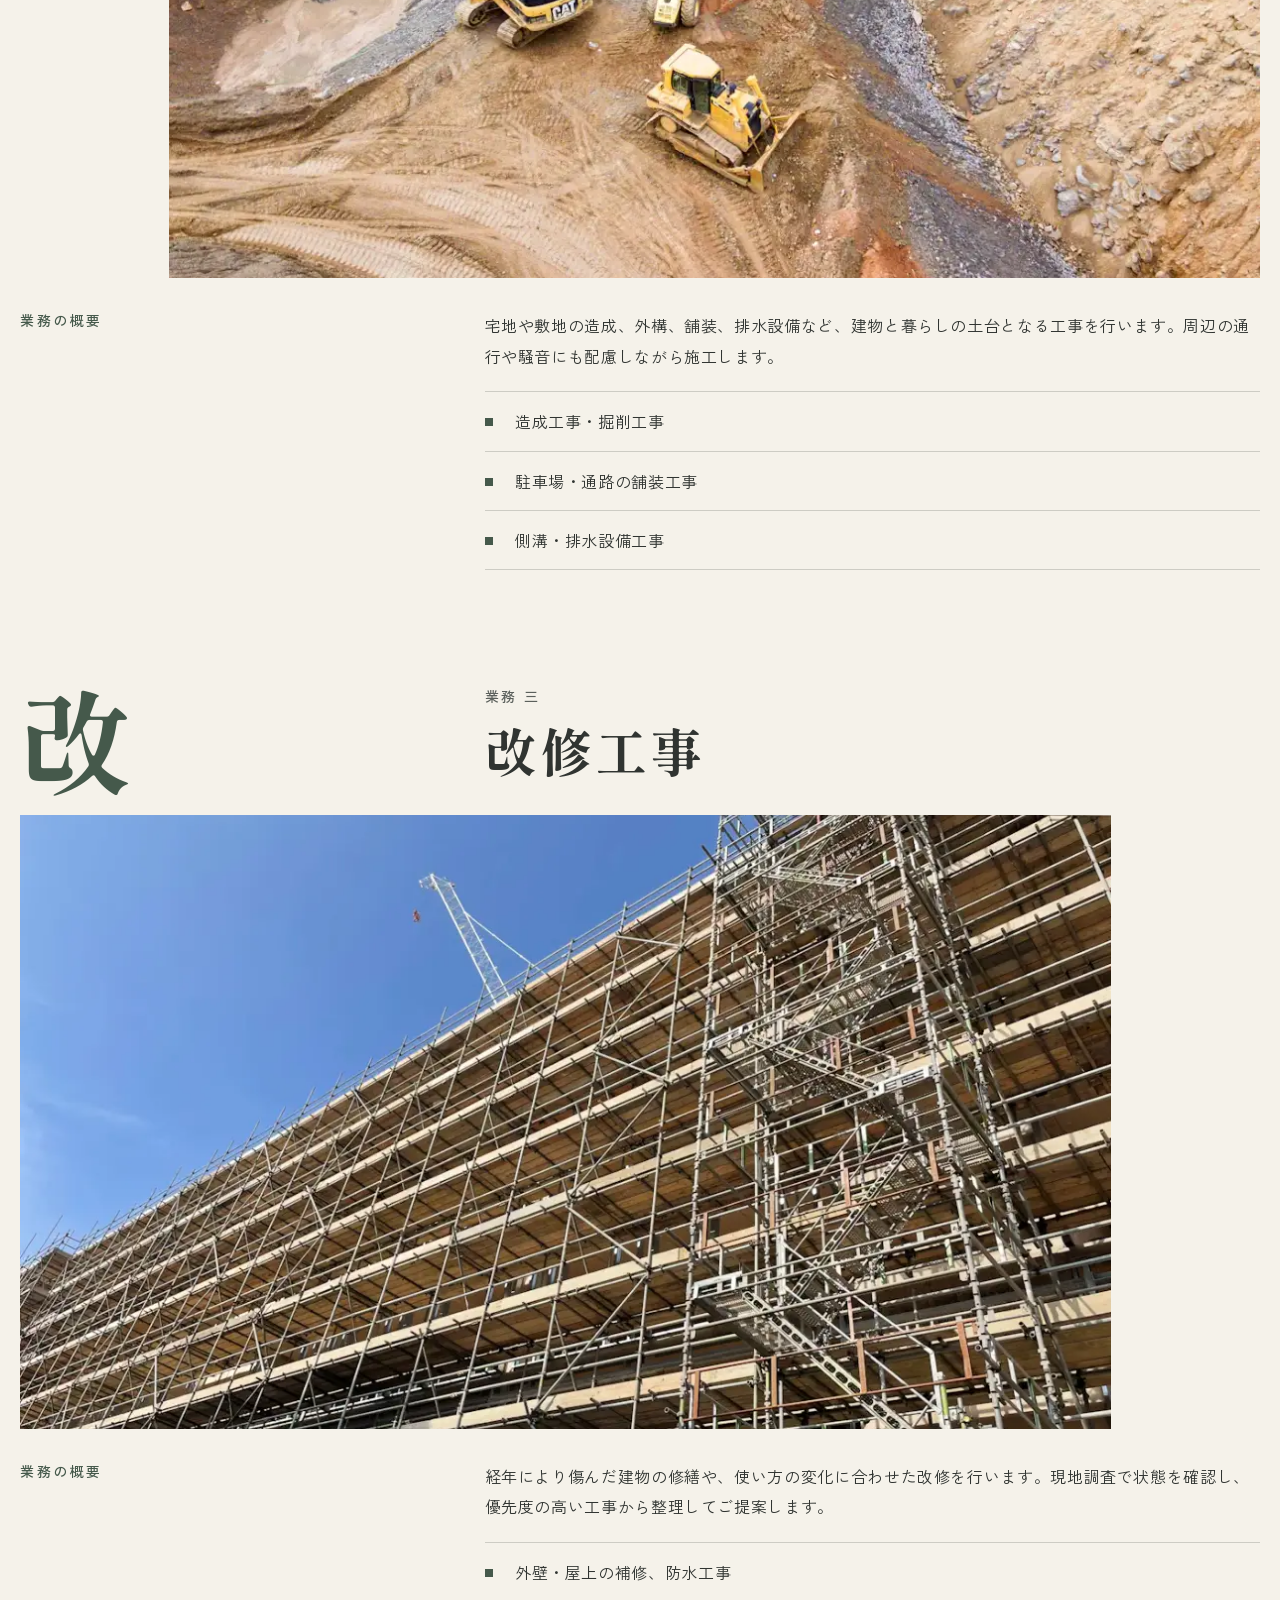
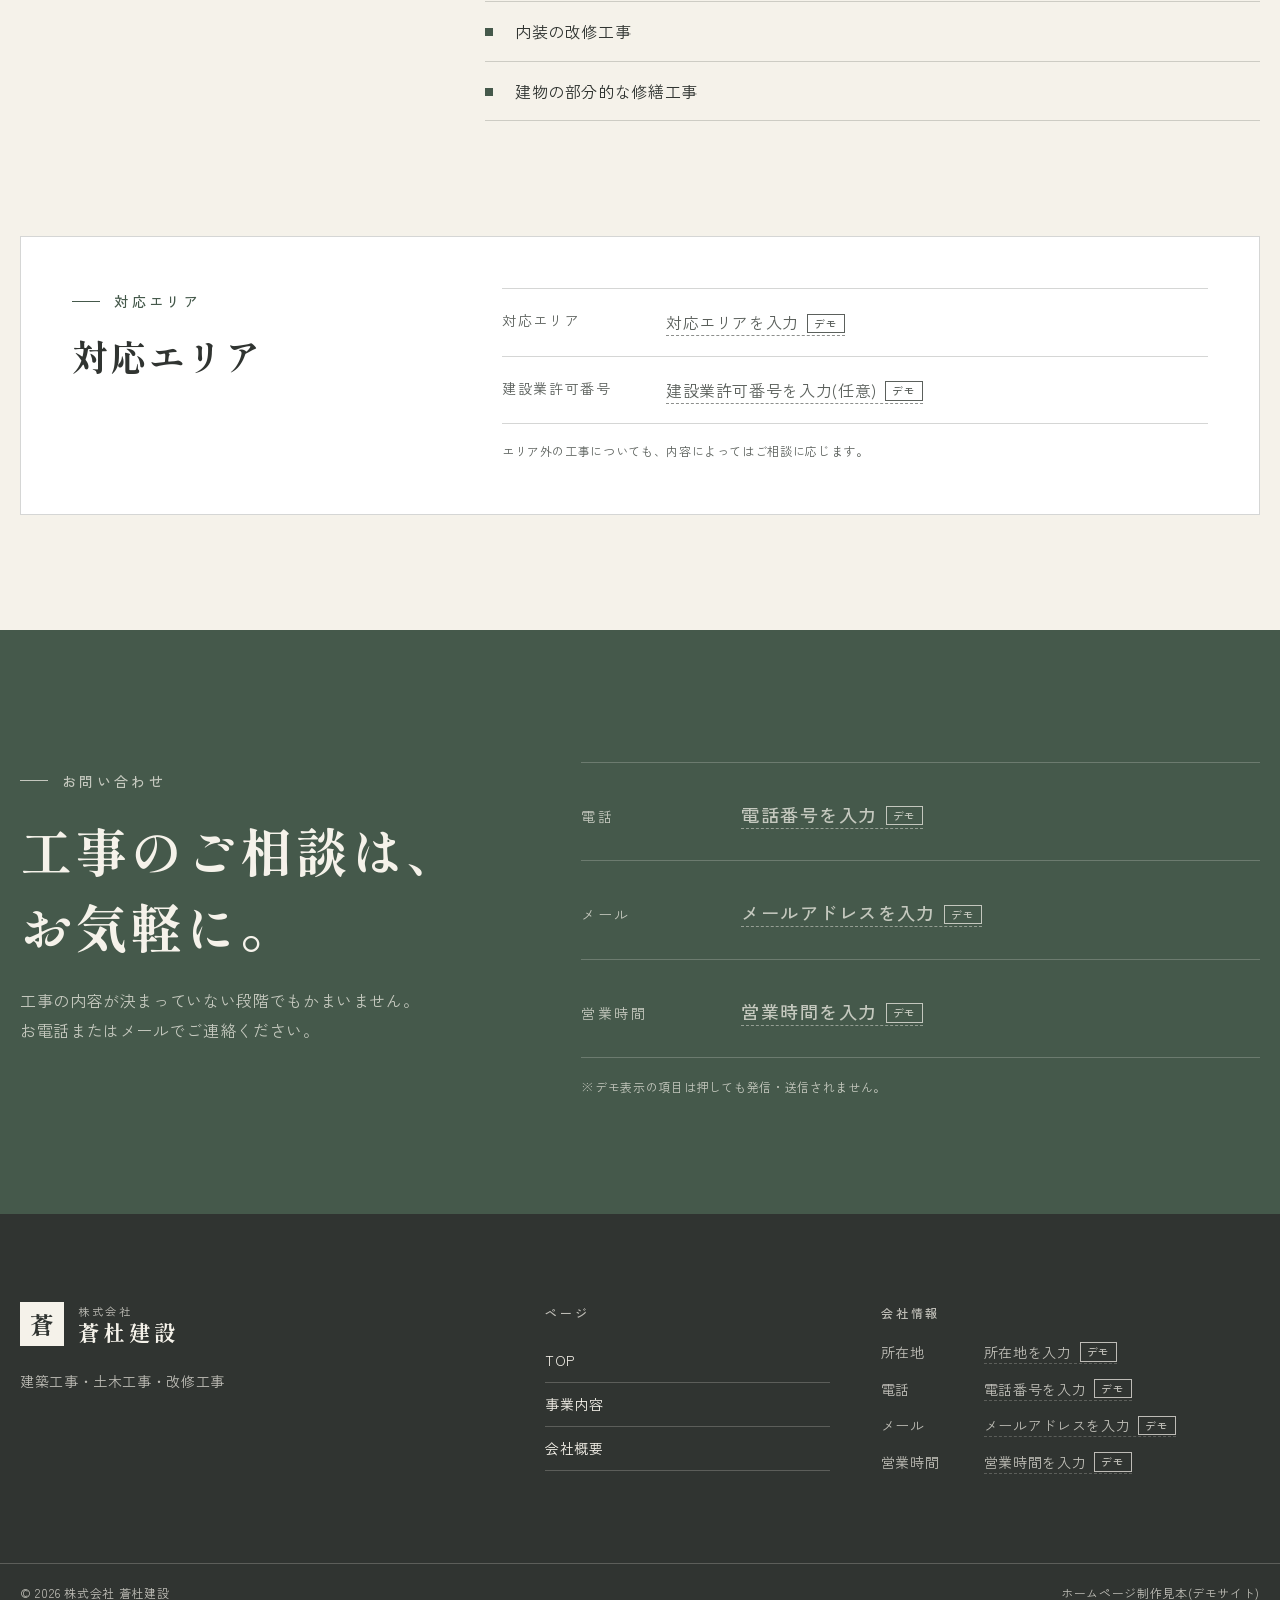
<file: services.html>
<!DOCTYPE html>
<html lang="ja">
<head>
<meta charset="UTF-8">
<meta name="viewport" content="width=device-width, initial-scale=1, viewport-fit=cover">
<title>事業内容|株式会社 蒼杜建設</title>
<meta name="description" content="株式会社 蒼杜建設の事業内容。建築工事・土木工事・改修工事の業務内容と対応エリアをご紹介します。">
<meta name="robots" content="noindex">
<meta property="og:title" content="事業内容|株式会社 蒼杜建設">
<meta property="og:description" content="建築工事・土木工事・改修工事の業務内容をご紹介します。">
<meta property="og:type" content="website">
<meta property="og:image" content="images/hero-service.webp">
<meta name="theme-color" content="#F5F2EA">
<link rel="preconnect" href="https://fonts.googleapis.com">
<link rel="preconnect" href="https://fonts.gstatic.com" crossorigin>
<link rel="stylesheet" href="https://fonts.googleapis.com/css2?family=IBM+Plex+Mono:wght@400&family=Shippori+Mincho+B1:wght@600;700;800&family=Zen+Kaku+Gothic+New:wght@400;500;700&display=swap">
<link rel="stylesheet" href="css/style.css">
</head>
<body>
<a class="skip-link" href="#main">本文へ移動</a>

<div class="demo-strip" role="note">
  <div class="wrap"><b>デモ</b><span>このサイトはホームページ制作の見本です。会社情報は入力欄、写真はイメージです。</span></div>
</div>

<header class="site-header">
  <div class="wrap header-inner">
    <a class="brand" href="index.html" aria-label="株式会社 蒼杜建設 トップページへ">
      <span class="brand-mark" aria-hidden="true">蒼</span>
      <span class="brand-text"><small>株式会社</small><span>蒼杜建設</span></span>
    </a>
    <button class="menu-toggle" type="button" aria-expanded="false" aria-controls="global-nav">
      <span class="bars" aria-hidden="true"></span><span class="label">メニュー</span>
    </button>
    <nav class="global-nav" id="global-nav" aria-label="メインメニュー">
      <ul>
        <li><a href="index.html">TOP</a></li>
        <li><a href="services.html" aria-current="page">事業内容</a></li>
        <li><a href="company.html">会社概要</a></li>
        <li class="nav-contact"><a href="#contact">お問い合わせ</a></li>
      </ul>
    </nav>
  </div>
</header>

<main id="main">

  <section class="page-head" aria-labelledby="page-title">
    <div class="wrap">
      <nav class="breadcrumb" aria-label="現在位置">
        <ol><li><a href="index.html">TOP</a></li><li aria-current="page">事業内容</li></ol>
      </nav>
      <div class="page-head-grid">
        <h1 class="page-title" id="page-title">事業内容</h1>
        <p>建築工事・土木工事・改修工事の三つを柱に、建物と暮らしの基盤づくりに取り組んでいます。</p>
      </div>
      <div class="grid-ruler ruler-gap" aria-hidden="true">
        <span data-axis="Y1"></span><span data-axis="Y2"></span><span data-axis="Y3"></span><span data-axis="Y4"></span>
      </div>
    </div>
    <div class="wrap">
      <figure class="photo ratio-pano">
        <img src="images/hero-service.webp" width="1600" height="1068" alt="夕方の空を背景に、建設中の建物の上に並ぶ複数のタワークレーン" fetchpriority="high">
      </figure>
      <p class="photo-caption"><span>※写真はイメージです</span></p>
    </div>
  </section>

  <section class="section" aria-labelledby="intro-title">
    <div class="wrap service-intro">
      <div>
        <p class="section-label">私たちの仕事</p>
      </div>
      <div>
        <h2 class="section-title mt-0" id="intro-title">計画の相談から、完成後のことまで。</h2>
        <p class="lead mt-28">工事の大小にかかわらず、まずは現地を確認し、目的やご予算に合わせた進め方をご提案します。施工中は安全管理と工程の共有を徹底し、完成後の気になる点にも対応します。</p>
        <p class="image-note mt-20">※掲載している工事の種類と業務内容は、ホームページ見本用のサンプルです。</p>
      </div>
    </div>
  </section>

  <section class="section pt-0" aria-label="主な業務">
    <div class="wrap service-blocks">

      <article class="service-block" aria-labelledby="svc-building">
        <div class="service-block-head">
          <span class="kanji" aria-hidden="true">建</span>
          <h2 id="svc-building"><small>業務 一</small>建築工事</h2>
        </div>
        <figure class="photo ratio-wide">
          <img src="images/service-building.webp" width="1100" height="801" alt="鉄筋が組まれた建物の骨組みで作業する人々" loading="lazy">
        </figure>
        <div class="service-block-body">
          <div><h3>業務の概要</h3></div>
          <div>
            <p>住宅、店舗、事務所、倉庫などの新築工事を行います。図面と仕様を確認したうえで工程を組み、基礎・躯体工事から内外装の仕上げまでを順に進めます。</p>
            <ul class="task-list">
              <li>木造・鉄骨造などの新築工事</li>
              <li>基礎工事・躯体工事</li>
              <li>内装・外装の仕上げ工事</li>
            </ul>
          </div>
        </div>
      </article>

      <article class="service-block" aria-labelledby="svc-civil">
        <div class="service-block-head">
          <span class="kanji" aria-hidden="true">土</span>
          <h2 id="svc-civil"><small>業務 二</small>土木工事</h2>
        </div>
        <figure class="photo ratio-wide">
          <img src="images/service-civil.webp" width="1100" height="824" alt="上空から見た造成現場と、土砂を運ぶ重機" loading="lazy">
        </figure>
        <div class="service-block-body">
          <div><h3>業務の概要</h3></div>
          <div>
            <p>宅地や敷地の造成、外構、舗装、排水設備など、建物と暮らしの土台となる工事を行います。周辺の通行や騒音にも配慮しながら施工します。</p>
            <ul class="task-list">
              <li>造成工事・掘削工事</li>
              <li>駐車場・通路の舗装工事</li>
              <li>側溝・排水設備工事</li>
            </ul>
          </div>
        </div>
      </article>

      <article class="service-block" aria-labelledby="svc-renovation">
        <div class="service-block-head">
          <span class="kanji" aria-hidden="true">改</span>
          <h2 id="svc-renovation"><small>業務 三</small>改修工事</h2>
        </div>
        <figure class="photo ratio-wide">
          <img src="images/service-renovation.webp" width="1100" height="825" alt="外壁全体に足場が組まれた中層の建物" loading="lazy">
        </figure>
        <div class="service-block-body">
          <div><h3>業務の概要</h3></div>
          <div>
            <p>経年により傷んだ建物の修繕や、使い方の変化に合わせた改修を行います。現地調査で状態を確認し、優先度の高い工事から整理してご提案します。</p>
            <ul class="task-list">
              <li>外壁・屋上の補修、防水工事</li>
              <li>内装の改修工事</li>
              <li>建物の部分的な修繕工事</li>
            </ul>
          </div>
        </div>
      </article>

    </div>
  </section>

  <section class="section pt-0" aria-labelledby="area-title">
    <div class="wrap">
      <div class="area-box">
        <div>
          <p class="section-label">対応エリア</p>
          <h2 id="area-title" class="mt-14">対応エリア</h2>
        </div>
        <div>
          <dl>
            <div><dt>対応エリア</dt><dd><span data-field="area">対応エリアを入力</span></dd></div>
            <div><dt>建設業許可番号</dt><dd><span data-field="license">建設業許可番号を入力(任意)</span></dd></div>
          </dl>
          <p class="small">エリア外の工事についても、内容によってはご相談に応じます。</p>
        </div>
      </div>
    </div>
  </section>

</main>

<section class="section contact on-dark" id="contact" aria-labelledby="contact-title">
  <div class="wrap contact-grid">
    <div>
      <p class="section-label">お問い合わせ</p>
      <h2 class="section-title" id="contact-title">工事のご相談は、<br>お気軽に。</h2>
      <p>工事の内容が決まっていない段階でもかまいません。お電話またはメールでご連絡ください。</p>
    </div>
    <div>
      <dl class="contact-list">
        <div class="contact-row"><dt>電話</dt><dd><span data-field="tel" data-link="tel">電話番号を入力</span></dd></div>
        <div class="contact-row"><dt>メール</dt><dd><span data-field="email" data-link="mail">メールアドレスを入力</span></dd></div>
        <div class="contact-row"><dt>営業時間</dt><dd><span data-field="hours">営業時間を入力</span></dd></div>
      </dl>
      <p class="contact-note">※デモ表示の項目は押しても発信・送信されません。</p>
    </div>
  </div>
</section>

<footer class="site-footer on-dark">
  <div class="wrap footer-main">
    <div class="footer-brand">
      <a class="brand" href="index.html" aria-label="株式会社 蒼杜建設 トップページへ">
        <span class="brand-mark" aria-hidden="true">蒼</span>
        <span class="brand-text"><small>株式会社</small><span>蒼杜建設</span></span>
      </a>
      <p>建築工事・土木工事・改修工事</p>
    </div>
    <nav class="footer-nav" aria-label="フッターメニュー">
      <p class="footer-heading">ページ</p>
      <ul>
        <li><a href="index.html">TOP</a></li>
        <li><a href="services.html">事業内容</a></li>
        <li><a href="company.html">会社概要</a></li>
      </ul>
    </nav>
    <div class="footer-info">
      <p class="footer-heading">会社情報</p>
      <dl>
        <div><dt>所在地</dt><dd><span data-field="address">所在地を入力</span></dd></div>
        <div><dt>電話</dt><dd><span data-field="tel" data-link="tel">電話番号を入力</span></dd></div>
        <div><dt>メール</dt><dd><span data-field="email" data-link="mail">メールアドレスを入力</span></dd></div>
        <div><dt>営業時間</dt><dd><span data-field="hours">営業時間を入力</span></dd></div>
      </dl>
    </div>
  </div>
  <div class="footer-bottom">
    <div class="wrap">
      <span>&copy; <span data-year>2026</span> 株式会社 蒼杜建設</span>
      <span>ホームページ制作見本(デモサイト)</span>
    </div>
  </div>
</footer>

<script src="js/site-config.js"></script>
<script src="js/main.js"></script>
</body>
</html>
</file>
<file: css/style.css>
/* =========================================================
   株式会社 蒼杜建設 デモサイト(シンプルプラン)
   レイアウト方針:図面の「通り芯」と縦組みの見出しを軸にした
   エディトリアル構成。左右非対称・写真を大きく・直線的な余白。
   ========================================================= */
:root {
  /* Color */
  --char: #303431;        /* チャコールグレー:本文・濃色面 */
  --ivory: #F5F2EA;       /* アイボリー:基本背景 */
  --green: #45594B;       /* 深いグリーン:アクセント */
  --green-deep: #37473C;  /* グリーン(押下・ホバー) */
  --white: #FFFFFF;
  --mist: #E7E4DC;        /* 薄いグレー(アイボリー寄り) */
  --ink-soft: #5B605C;    /* 補助テキスト */
  --line: rgba(48, 52, 49, 0.2);
  --line-strong: rgba(48, 52, 49, 0.55);
  --on-dark: #F5F2EA;
  --on-dark-soft: rgba(245, 242, 234, 0.72);
  --line-dark: rgba(245, 242, 234, 0.22);

  /* Type */
  --font-display: "Shippori Mincho B1", "Noto Serif JP", "Hiragino Mincho ProN", "Yu Mincho", "YuMincho", "Noto Serif CJK JP", serif;
  --font-body: "Zen Kaku Gothic New", "Noto Sans JP", "Hiragino Kaku Gothic ProN", "Yu Gothic", "YuGothic", "Meiryo", "Noto Sans CJK JP", sans-serif;
  --font-mono: "IBM Plex Mono", ui-monospace, "SFMono-Regular", Menlo, Consolas, monospace;

  /* Scale */
  --fs-xs: 0.75rem;
  --fs-sm: 0.875rem;
  --fs-base: 1rem;
  --fs-md: 1.125rem;
  --fs-lg: clamp(1.25rem, 1.05rem + 0.8vw, 1.5rem);
  --fs-xl: clamp(1.6rem, 1.2rem + 1.6vw, 2.25rem);
  --fs-2xl: clamp(2rem, 1.3rem + 2.8vw, 3.25rem);
  --fs-hero: clamp(2.1rem, 1.2rem + 3.4vw, 3.9rem);

  /* Layout */
  --wrap: 1240px;
  --gutter: max(20px, env(safe-area-inset-left, 0px));
  --gutter-r: max(20px, env(safe-area-inset-right, 0px));
  --section: clamp(72px, 9vw, 136px);
  --header-h: 72px;
  color-scheme: light;
}

*, *::before, *::after { box-sizing: border-box; }

html {
  -webkit-text-size-adjust: 100%;
  text-size-adjust: 100%;
  /* scroll-behavior は指定しない:ページ遷移時に前のスクロール位置から
     アニメーションで移動して見える原因になるため(同一ページ内の
     アンカー移動のみ main.js で滑らかにする) */
}

body {
  margin: 0;
  background: var(--ivory);
  color: var(--char);
  font-family: var(--font-body);
  font-size: var(--fs-base);
  line-height: 1.9;
  letter-spacing: 0.04em;
  font-feature-settings: "palt" 0;
  overflow-x: hidden;
}

body.menu-open { overflow: hidden; }

img { max-width: 100%; height: auto; display: block; }

a { color: inherit; }

:focus-visible {
  outline: 2px solid var(--green);
  outline-offset: 3px;
}

h1, h2, h3, h4 {
  font-family: var(--font-display);
  font-weight: 700;
  line-height: 1.45;
  letter-spacing: 0.06em;
  margin: 0;
  text-wrap: balance;
}

p { margin: 0; }

.visually-hidden {
  position: absolute !important;
  width: 1px; height: 1px;
  overflow: hidden; clip: rect(0 0 0 0);
  white-space: nowrap;
}

.skip-link {
  position: absolute;
  left: 12px; top: -48px;
  z-index: 100;
  padding: 8px 14px;
  background: var(--char);
  color: var(--on-dark);
  text-decoration: none;
  font-size: var(--fs-sm);
}
.skip-link:focus { top: 8px; }

.wrap {
  width: 100%;
  max-width: calc(var(--wrap) + 40px);
  margin-inline: auto;
  padding-left: var(--gutter);
  padding-right: var(--gutter-r);
}

/* 改行を語の途中で起こさないための単位 */
.nb { display: inline-block; }

/* ---------- デモ表示 ---------- */
.demo-strip {
  background: var(--char);
  color: var(--on-dark-soft);
  font-size: var(--fs-xs);
  letter-spacing: 0.08em;
  line-height: 1.6;
}
.demo-strip .wrap {
  padding-block: 7px;
  display: flex;
  gap: 10px;
  align-items: center;
}
.demo-strip b {
  flex: none;
  font-weight: 500;
  color: var(--char);
  background: var(--on-dark);
  padding: 1px 8px;
}

.demo-field {
  color: var(--ink-soft);
  border-bottom: 1px dashed var(--line-strong);
  padding-bottom: 1px;
}
.demo-field::after {
  content: "デモ";
  display: inline-block;
  margin-left: 8px;
  padding: 0 6px;
  font-family: var(--font-body);
  font-size: 0.68rem;
  line-height: 1.6;
  letter-spacing: 0.08em;
  vertical-align: 0.15em;
  border: 1px solid currentColor;
  font-weight: 500;
}
.on-dark .demo-field { color: var(--on-dark-soft); border-color: var(--line-dark); }

.image-note {
  display: inline-block;
  font-size: var(--fs-xs);
  letter-spacing: 0.1em;
  color: var(--ink-soft);
}

/* ---------- ヘッダー ---------- */
.site-header {
  position: sticky;
  top: env(safe-area-inset-top, 0px);
  z-index: 50;
  background: var(--ivory);
  border-bottom: 1px solid var(--line);
}
.header-inner {
  height: var(--header-h);
  display: flex;
  align-items: stretch;
  justify-content: space-between;
  gap: 24px;
}

.brand {
  display: flex;
  align-items: center;
  gap: 14px;
  text-decoration: none;
  min-width: 0;
}
.brand-mark {
  flex: none;
  width: 44px; height: 44px;
  display: grid;
  place-items: center;
  background: var(--green);
  color: var(--ivory);
  font-family: var(--font-display);
  font-weight: 800;
  font-size: 1.5rem;
  line-height: 1;
}
.brand-text { display: flex; flex-direction: column; line-height: 1.25; min-width: 0; }
.brand-text small {
  font-size: 0.7rem;
  letter-spacing: 0.24em;
  color: var(--ink-soft);
}
.brand-text span {
  font-family: var(--font-display);
  font-weight: 800;
  font-size: 1.35rem;
  letter-spacing: 0.16em;
  white-space: nowrap;
}

.global-nav { display: flex; align-items: stretch; }
.global-nav ul {
  display: flex;
  align-items: stretch;
  list-style: none;
  margin: 0; padding: 0;
}
.global-nav li { display: flex; }
.global-nav a {
  display: flex;
  align-items: center;
  padding-inline: 20px;
  text-decoration: none;
  font-size: var(--fs-sm);
  font-weight: 500;
  letter-spacing: 0.14em;
  position: relative;
}
.global-nav a::after {
  content: "";
  position: absolute;
  left: 20px; right: 20px; bottom: -1px;
  height: 2px;
  background: var(--green);
  transform: scaleX(0);
  transform-origin: left;
  transition: transform 0.25s ease;
}
.global-nav a:hover::after,
.global-nav a[aria-current="page"]::after { transform: scaleX(1); }
.global-nav .nav-contact a {
  margin-left: 12px;
  padding-inline: 26px;
  background: var(--char);
  color: var(--ivory);
}
.global-nav .nav-contact a::after { display: none; }
.global-nav .nav-contact a:hover { background: var(--green); }

.menu-toggle {
  display: none;
  align-self: center;
  border: 1px solid var(--char);
  background: transparent;
  color: var(--char);
  font: 500 var(--fs-sm)/1 var(--font-body);
  letter-spacing: 0.14em;
  min-height: 44px;
  padding: 0 14px;
  gap: 10px;
  align-items: center;
  cursor: pointer;
}
.menu-toggle .bars {
  width: 18px; height: 10px;
  position: relative;
  display: inline-block;
}
.menu-toggle .bars::before,
.menu-toggle .bars::after {
  content: "";
  position: absolute; left: 0; right: 0;
  height: 1.5px;
  background: currentColor;
  transition: transform 0.25s ease, top 0.25s ease;
}
.menu-toggle .bars::before { top: 0; }
.menu-toggle .bars::after { top: 8px; }
.menu-toggle[aria-expanded="true"] .bars::before { top: 4px; transform: rotate(45deg); }
.menu-toggle[aria-expanded="true"] .bars::after { top: 4px; transform: rotate(-45deg); }

/* ---------- ボタン・リンク ---------- */
.line-link {
  display: inline-flex;
  align-items: center;
  gap: 16px;
  min-height: 48px;
  text-decoration: none;
  font-weight: 500;
  letter-spacing: 0.14em;
  font-size: var(--fs-sm);
  border-bottom: 1px solid var(--char);
  padding-right: 4px;
}
.line-link .arrow {
  position: relative;
  width: 40px; height: 1px;
  background: currentColor;
  transition: width 0.25s ease;
}
.line-link .arrow::after {
  content: "";
  position: absolute;
  right: 0; top: -4px;
  width: 9px; height: 9px;
  border-top: 1px solid currentColor;
  border-right: 1px solid currentColor;
  transform: rotate(45deg);
  transform-origin: center;
}
.line-link:hover .arrow { width: 56px; }
.on-dark .line-link { border-color: var(--on-dark); }

.block-button {
  display: inline-flex;
  align-items: center;
  justify-content: space-between;
  gap: 28px;
  min-height: 56px;
  padding: 0 24px;
  background: var(--green);
  color: var(--ivory);
  text-decoration: none;
  font-weight: 500;
  letter-spacing: 0.14em;
  font-size: var(--fs-sm);
}
.block-button:hover { background: var(--green-deep); }
.block-button .arrow { width: 28px; height: 1px; background: currentColor; position: relative; }
.block-button .arrow::after {
  content: ""; position: absolute; right: 0; top: -4px;
  width: 9px; height: 9px;
  border-top: 1px solid currentColor; border-right: 1px solid currentColor;
  transform: rotate(45deg);
}

/* ---------- 通り芯(図面の基準線)ルーラー ---------- */
.grid-ruler {
  display: grid;
  grid-template-columns: repeat(4, 1fr);
  border-bottom: 1px solid var(--line-strong);
  font-family: var(--font-mono);
  font-size: 0.7rem;
  color: var(--ink-soft);
  letter-spacing: 0.06em;
}
.grid-ruler span {
  position: relative;
  padding: 0 0 8px 0;
  display: flex;
  align-items: center;
  gap: 8px;
}
.grid-ruler span::before {
  content: attr(data-axis);
  width: 26px; height: 26px;
  border: 1px solid var(--line-strong);
  border-radius: 50%;
  display: grid; place-items: center;
  font-size: 0.66rem;
  color: var(--char);
  background: var(--ivory);
}
.grid-ruler span::after {
  content: "";
  position: absolute;
  left: 13px; bottom: -6px;
  width: 1px; height: 11px;
  background: var(--line-strong);
}

/* ---------- 写真枠(読み込み失敗時もレイアウトを保つ) ---------- */
.photo {
  margin: 0;
  position: relative;
  background: var(--mist);
  overflow: hidden;
  max-width: 100%;
}
.photo img {
  width: 100%;
  height: 100%;
  object-fit: cover;
  color: var(--ink-soft);
  font-size: var(--fs-xs);
}
.ratio-wide { aspect-ratio: 16 / 9; }
.ratio-hero { aspect-ratio: 3 / 2; }
.ratio-pano { aspect-ratio: 21 / 9; }
.ratio-card { aspect-ratio: 4 / 3; }

.photo-caption {
  display: flex;
  justify-content: space-between;
  gap: 16px;
  flex-wrap: wrap;
  padding-top: 10px;
  font-size: var(--fs-xs);
  color: var(--ink-soft);
  letter-spacing: 0.1em;
}

/* ---------- セクション共通 ---------- */
.section { padding-block: var(--section); }
.section-label {
  display: flex;
  align-items: center;
  gap: 14px;
  font-size: var(--fs-sm);
  font-weight: 500;
  letter-spacing: 0.24em;
  color: var(--green);
}
.section-label::before {
  content: "";
  width: 28px; height: 1px;
  background: currentColor;
}
.on-dark .section-label { color: var(--on-dark-soft); }

.section-title {
  font-size: var(--fs-2xl);
  margin-top: 18px;
}

.lead {
  font-size: var(--fs-md);
  line-height: 2.1;
  max-width: 36em;
}

/* ---------- TOP:ファーストビュー ---------- */
.hero { padding-top: clamp(28px, 4vw, 56px); }
.hero-grid {
  display: grid;
  grid-template-columns: minmax(0, auto) minmax(0, 1fr);
  gap: clamp(28px, 4vw, 64px);
  align-items: start;
}
.hero-copy {
  display: flex;
  flex-direction: column;
  align-items: flex-start;
  gap: 28px;
  padding-top: 40px;
}
.hero-eyebrow {
  font-size: var(--fs-sm);
  letter-spacing: 0.24em;
  font-weight: 500;
  color: var(--green);
}
.hero-title {
  writing-mode: vertical-rl;
  font-size: var(--fs-hero);
  font-weight: 800;
  line-height: 1.55;
  letter-spacing: 0.18em;
  height: 9.2em;
}
.hero-title span { display: block; }
.hero-title span + span { margin-right: 0.35em; }
.hero-visual { min-width: 0; }
.hero-visual .grid-ruler { margin-bottom: 18px; }
.hero-foot {
  display: grid;
  grid-template-columns: minmax(0, 1fr) auto;
  gap: 24px 48px;
  align-items: end;
  margin-top: 28px;
}
.hero-foot p { max-width: 34em; color: var(--ink-soft); font-size: var(--fs-sm); }

/* ---------- TOP:会社紹介 ---------- */
.about-grid {
  display: grid;
  grid-template-columns: minmax(0, 4fr) minmax(0, 8fr);
  gap: 32px clamp(32px, 6vw, 96px);
  align-items: start;
}
.about-statement {
  font-family: var(--font-display);
  font-size: var(--fs-xl);
  line-height: 1.85;
  font-weight: 600;
  letter-spacing: 0.08em;
  margin-bottom: 32px;
}

/* ---------- 事業紹介(写真と文章を交互に) ---------- */
.services-head {
  display: grid;
  grid-template-columns: minmax(0, 1fr) auto;
  gap: 24px;
  align-items: end;
  margin-bottom: clamp(40px, 6vw, 80px);
}
.feature-list { display: grid; gap: clamp(56px, 8vw, 112px); }
.feature {
  display: grid;
  grid-template-columns: minmax(0, 7fr) minmax(0, 5fr);
  gap: 28px clamp(28px, 5vw, 80px);
  align-items: center;
}
.feature:nth-child(even) { grid-template-columns: minmax(0, 5fr) minmax(0, 7fr); }
.feature:nth-child(even) .feature-photo { order: 2; }
.feature-body { min-width: 0; }
.feature-kind {
  display: flex;
  align-items: baseline;
  gap: 16px;
  padding-bottom: 14px;
  margin-bottom: 22px;
  border-bottom: 1px solid var(--line-strong);
}
.feature-kind .kanji {
  font-family: var(--font-display);
  font-weight: 800;
  font-size: clamp(2.6rem, 2rem + 2vw, 3.6rem);
  line-height: 1;
  color: var(--green);
}
.feature-kind h3 { font-size: var(--fs-xl); }
.feature-body p { color: var(--char); }
.feature-body .line-link { margin-top: 28px; }
.sample-tag {
  display: inline-block;
  margin-left: auto;
  font-family: var(--font-body);
  font-size: 0.7rem;
  letter-spacing: 0.12em;
  padding: 0 8px;
  border: 1px solid var(--line-strong);
  color: var(--ink-soft);
  font-weight: 500;
  white-space: nowrap;
  align-self: center;
}

/* ---------- 姿勢・強み ---------- */
.stance {
  background: var(--char);
  color: var(--on-dark);
}
.stance-head {
  display: grid;
  grid-template-columns: minmax(0, 5fr) minmax(0, 7fr);
  gap: 24px clamp(32px, 6vw, 96px);
  align-items: end;
  margin-bottom: clamp(48px, 6vw, 80px);
}
.stance-head p { color: var(--on-dark-soft); }
.stance-list {
  list-style: none;
  margin: 0; padding: 0;
  display: grid;
  grid-template-columns: repeat(3, minmax(0, 1fr));
  border-top: 1px solid var(--line-dark);
}
.stance-list li {
  padding: 36px clamp(20px, 3vw, 40px) 8px 0;
  display: grid;
  grid-template-rows: auto auto 1fr;
  gap: 16px;
}
.stance-list li + li {
  border-left: 1px solid var(--line-dark);
  padding-left: clamp(20px, 3vw, 40px);
}
.stance-kanji {
  font-family: var(--font-display);
  font-weight: 800;
  font-size: clamp(4rem, 3rem + 4vw, 6.5rem);
  line-height: 1;
  color: var(--ivory);
}
.stance-list h3 { font-size: var(--fs-lg); }
.stance-list p { color: var(--on-dark-soft); font-size: var(--fs-sm); line-height: 2; }
.stance-note {
  margin-top: 40px;
  font-size: var(--fs-xs);
  color: var(--on-dark-soft);
}

/* ---------- 施工イメージ ---------- */
.image-band { padding-top: var(--section); }
.image-band-head {
  display: grid;
  grid-template-columns: minmax(0, 1fr) minmax(0, 1fr);
  gap: 24px clamp(32px, 6vw, 96px);
  align-items: end;
  margin-bottom: 32px;
}
.image-band-head p { color: var(--ink-soft); font-size: var(--fs-sm); }
.image-band .photo-full {
  width: 100%;
  max-width: 1600px;
  margin-inline: auto;
}
.image-band .photo-caption { max-width: calc(var(--wrap) + 40px); margin-inline: auto; padding-left: var(--gutter); padding-right: var(--gutter-r); }
.image-label {
  position: absolute;
  left: 0; top: 0;
  background: var(--ivory);
  color: var(--char);
  font-size: var(--fs-xs);
  font-weight: 500;
  letter-spacing: 0.14em;
  padding: 8px 14px;
}

/* ---------- お問い合わせ ---------- */
.contact {
  background: var(--green);
  color: var(--on-dark);
}
.contact-grid {
  display: grid;
  grid-template-columns: minmax(0, 5fr) minmax(0, 7fr);
  gap: 40px clamp(32px, 6vw, 96px);
  align-items: start;
}
.contact-grid > div:first-child p { color: var(--on-dark-soft); margin-top: 22px; }
.contact-list { display: grid; border-top: 1px solid var(--line-dark); }
.contact-row {
  display: grid;
  grid-template-columns: 8.5em minmax(0, 1fr);
  gap: 8px 24px;
  align-items: baseline;
  padding: 26px 0;
  border-bottom: 1px solid var(--line-dark);
}
.contact-row dt {
  font-size: var(--fs-sm);
  letter-spacing: 0.18em;
  color: var(--on-dark-soft);
}
.contact-row dd {
  margin: 0;
  font-size: var(--fs-lg);
  font-weight: 500;
  letter-spacing: 0.06em;
  min-width: 0;
  overflow-wrap: anywhere;
}
.contact-row dd a { text-decoration: none; border-bottom: 1px solid var(--on-dark-soft); }
.contact-row dd a:hover { border-color: var(--on-dark); }
.contact .demo-field { color: var(--on-dark-soft); border-color: rgba(245, 242, 234, 0.45); font-size: var(--fs-md); }
.contact-note { margin-top: 18px; font-size: var(--fs-xs); color: var(--on-dark-soft); }

/* ---------- フッター ---------- */
.site-footer {
  background: var(--char);
  color: var(--on-dark);
  font-size: var(--fs-sm);
}
.footer-main {
  display: grid;
  grid-template-columns: minmax(0, 5fr) minmax(0, 3fr) minmax(0, 4fr);
  gap: 40px clamp(24px, 4vw, 64px);
  padding-block: clamp(56px, 7vw, 88px);
}
.footer-brand .brand-mark { background: var(--ivory); color: var(--char); }
.footer-brand .brand-text small { color: var(--on-dark-soft); }
.footer-brand p { margin-top: 22px; color: var(--on-dark-soft); max-width: 26em; }
.footer-heading {
  font-size: var(--fs-xs);
  letter-spacing: 0.24em;
  color: var(--on-dark-soft);
  margin-bottom: 14px;
  font-family: var(--font-body);
  font-weight: 500;
}
.footer-nav ul { list-style: none; margin: 0; padding: 0; display: grid; }
.footer-nav a {
  display: flex;
  align-items: center;
  min-height: 44px;
  text-decoration: none;
  border-bottom: 1px solid var(--line-dark);
}
.footer-nav a:hover { color: var(--ivory); padding-left: 6px; transition: padding 0.2s; }
.footer-info dl { margin: 0; display: grid; gap: 10px; }
.footer-info div { display: grid; grid-template-columns: 6.5em minmax(0, 1fr); gap: 12px; }
.footer-info dt { color: var(--on-dark-soft); }
.footer-info dd { margin: 0; min-width: 0; overflow-wrap: anywhere; }
.footer-info .demo-field { font-size: var(--fs-sm); }
.footer-bottom {
  border-top: 1px solid var(--line-dark);
}
.footer-bottom .wrap {
  padding-block: 18px;
  display: flex;
  flex-wrap: wrap;
  justify-content: space-between;
  gap: 8px 24px;
  font-size: var(--fs-xs);
  color: var(--on-dark-soft);
}

/* ---------- 下層ページ:ページタイトル ---------- */
.page-head { padding-top: clamp(40px, 6vw, 88px); }
.page-head-grid {
  display: grid;
  grid-template-columns: minmax(0, 7fr) minmax(0, 5fr);
  gap: 24px clamp(32px, 6vw, 96px);
  align-items: end;
  margin-bottom: clamp(32px, 5vw, 56px);
}
.page-title {
  font-size: clamp(2.4rem, 1.4rem + 4.4vw, 5rem);
  font-weight: 800;
  line-height: 1.2;
  letter-spacing: 0.14em;
  margin-top: 18px;
}
.page-head-grid p { color: var(--ink-soft); }
.breadcrumb {
  font-size: var(--fs-xs);
  letter-spacing: 0.12em;
  color: var(--ink-soft);
}
.breadcrumb ol { list-style: none; margin: 0; padding: 0; display: flex; flex-wrap: wrap; align-items: center; gap: 6px; }
.breadcrumb li + li::before { content: "/"; margin-right: 6px; color: var(--line-strong); }
.breadcrumb a { text-decoration: none; border-bottom: 1px solid var(--line-strong); }

/* ---------- 事業内容ページ ---------- */
.service-intro {
  display: grid;
  grid-template-columns: minmax(0, 4fr) minmax(0, 8fr);
  gap: 24px clamp(32px, 6vw, 96px);
}
.service-blocks { display: grid; gap: clamp(72px, 9vw, 128px); }
.service-block-head {
  display: grid;
  grid-template-columns: minmax(0, 4fr) minmax(0, 8fr);
  gap: 20px clamp(32px, 6vw, 96px);
  align-items: end;
  margin-bottom: 28px;
}
.service-block-head .kanji {
  font-family: var(--font-display);
  font-weight: 800;
  font-size: clamp(4.5rem, 3rem + 5vw, 8rem);
  line-height: 0.9;
  color: var(--green);
}
.service-block-head h2 { font-size: var(--fs-2xl); }
.service-block-head h2 small {
  display: block;
  font-family: var(--font-body);
  font-size: var(--fs-sm);
  font-weight: 500;
  letter-spacing: 0.18em;
  color: var(--ink-soft);
  margin-bottom: 6px;
}
.service-block-body {
  display: grid;
  grid-template-columns: minmax(0, 4fr) minmax(0, 8fr);
  gap: 24px clamp(32px, 6vw, 96px);
  margin-top: 32px;
}
.service-block-body h3 {
  font-family: var(--font-body);
  font-size: var(--fs-sm);
  font-weight: 500;
  letter-spacing: 0.18em;
  color: var(--green);
}
.task-list {
  list-style: none;
  margin: 20px 0 0; padding: 0;
  display: grid;
  border-top: 1px solid var(--line);
}
.task-list li {
  padding: 14px 0;
  border-bottom: 1px solid var(--line);
  display: grid;
  grid-template-columns: 1.4em minmax(0, 1fr);
  gap: 8px;
}
.task-list li::before {
  content: "";
  width: 8px; height: 8px;
  margin-top: 0.75em;
  background: var(--green);
}
.service-flip .service-block-head .kanji,
.service-flip .service-block-body > div:first-child { order: 0; }

.area-box {
  display: grid;
  grid-template-columns: minmax(0, 4fr) minmax(0, 8fr);
  gap: 24px clamp(32px, 6vw, 96px);
  padding: clamp(32px, 4vw, 56px);
  background: var(--white);
  border: 1px solid var(--line);
}
.area-box h2 { font-size: var(--fs-xl); }
.area-box dl { margin: 0; display: grid; gap: 0; border-top: 1px solid var(--line); }
.area-box dl div {
  display: grid;
  grid-template-columns: 9em minmax(0, 1fr);
  gap: 8px 20px;
  padding: 18px 0;
  border-bottom: 1px solid var(--line);
}
.area-box dt { font-size: var(--fs-sm); color: var(--ink-soft); letter-spacing: 0.12em; }
.area-box dd { margin: 0; min-width: 0; overflow-wrap: anywhere; }
.area-box .small { font-size: var(--fs-xs); color: var(--ink-soft); margin-top: 16px; }

/* ---------- 会社概要ページ ---------- */
.company-intro {
  display: grid;
  grid-template-columns: minmax(0, 5fr) minmax(0, 7fr);
  gap: 32px clamp(32px, 6vw, 96px);
  align-items: center;
}
.company-intro h2 { font-size: var(--fs-xl); line-height: 1.8; margin-bottom: 24px; }

.profile-grid {
  display: grid;
  grid-template-columns: minmax(0, 4fr) minmax(0, 8fr);
  gap: 24px clamp(32px, 6vw, 96px);
  align-items: start;
}
.profile-table {
  margin: 0;
  border-top: 2px solid var(--char);
}
.profile-table div {
  display: grid;
  grid-template-columns: 11em minmax(0, 1fr);
  gap: 6px 24px;
  padding: 20px 0;
  border-bottom: 1px solid var(--line);
}
.profile-table dt {
  font-weight: 500;
  font-size: var(--fs-sm);
  letter-spacing: 0.14em;
  color: var(--ink-soft);
}
.profile-table dd { margin: 0; min-width: 0; overflow-wrap: anywhere; }
.profile-table .optional { font-size: var(--fs-xs); color: var(--ink-soft); margin-left: 6px; letter-spacing: 0.08em; }

.access-grid {
  display: grid;
  grid-template-columns: minmax(0, 5fr) minmax(0, 7fr);
  gap: 32px clamp(32px, 6vw, 96px);
  align-items: stretch;
}
.access-grid .info dl { margin: 24px 0 0; display: grid; border-top: 1px solid var(--line); }
.access-grid .info dl div {
  display: grid;
  grid-template-columns: 7em minmax(0, 1fr);
  gap: 6px 20px;
  padding: 16px 0;
  border-bottom: 1px solid var(--line);
}
.access-grid .info dt { font-size: var(--fs-sm); color: var(--ink-soft); letter-spacing: 0.12em; }
.access-grid .info dd { margin: 0; min-width: 0; overflow-wrap: anywhere; }
.map-slot {
  min-height: 320px;
  border: 1px dashed var(--line-strong);
  background:
    linear-gradient(var(--line) 1px, transparent 1px) 0 0 / 48px 48px,
    linear-gradient(90deg, var(--line) 1px, transparent 1px) 0 0 / 48px 48px,
    var(--white);
  display: grid;
  place-items: center;
  text-align: center;
  padding: 24px;
  color: var(--ink-soft);
  font-size: var(--fs-sm);
}
.map-slot strong { display: block; color: var(--char); font-size: var(--fs-md); font-weight: 500; margin-bottom: 4px; }

/* ---------- アニメーション(控えめ) ---------- */
@media (prefers-reduced-motion: no-preference) {
  .hero-title span { animation: rise 0.9s cubic-bezier(.2,.7,.2,1) both; }
  .hero-title span:nth-child(2) { animation-delay: 0.15s; }
  .hero-visual .photo img { animation: settle 1.4s cubic-bezier(.2,.7,.2,1) both; }
}
@keyframes rise { from { transform: translateY(-14px); } to { transform: none; } }
@keyframes settle { from { transform: scale(1.04); } to { transform: none; } }

/* =========================================================
   レスポンシブ
   ========================================================= */
@media (max-width: 1024px) {
  .global-nav a { padding-inline: 14px; }
  .global-nav a::after { left: 14px; right: 14px; }
  .global-nav .nav-contact a { padding-inline: 18px; }
}

@media (max-width: 880px) {
  :root { --header-h: 64px; }

  .menu-toggle { display: inline-flex; }
  .global-nav {
    position: fixed;
    left: 0; right: 0;
    top: calc(var(--header-h) + env(safe-area-inset-top, 0px));
    bottom: 0;
    background: var(--ivory);
    padding: 12px var(--gutter-r) calc(32px + env(safe-area-inset-bottom, 0px)) var(--gutter);
    overflow-y: auto;
    visibility: hidden;
    opacity: 0;
    transition: opacity 0.2s ease, visibility 0.2s;
  }
  .global-nav.is-open { visibility: visible; opacity: 1; }
  .global-nav ul { flex-direction: column; align-items: stretch; }
  .global-nav li { display: block; }
  .global-nav a {
    padding: 0;
    min-height: 64px;
    font-family: var(--font-display);
    font-size: 1.45rem;
    font-weight: 700;
    border-bottom: 1px solid var(--line);
  }
  .global-nav a::after { display: none; }
  .global-nav a[aria-current="page"] { color: var(--green); }
  .global-nav .nav-contact a {
    width: 100%;
    margin: 28px 0 0;
    padding: 0 20px;
    font-family: var(--font-body);
    font-size: var(--fs-base);
    justify-content: center;
    border-bottom: 0;
  }

  .hero-grid { grid-template-columns: minmax(0, 1fr); }
  .hero-copy { padding-top: 0; gap: 16px; }
  .hero-title {
    writing-mode: horizontal-tb;
    height: auto;
    font-size: clamp(1.9rem, 1rem + 4.6vw, 2.8rem);
    letter-spacing: 0.1em;
    line-height: 1.5;
  }
  .hero-title span + span { margin-right: 0; }
  .hero-foot { grid-template-columns: minmax(0, 1fr); }

  .about-grid,
  .services-head,
  .feature,
  .feature:nth-child(even),
  .stance-head,
  .image-band-head,
  .contact-grid,
  .page-head-grid,
  .service-intro,
  .service-block-head,
  .service-block-body,
  .area-box,
  .company-intro,
  .profile-grid,
  .access-grid { grid-template-columns: minmax(0, 1fr); }

  .feature:nth-child(even) .feature-photo { order: 0; }

  .stance-list { grid-template-columns: minmax(0, 1fr); }
  .stance-list li { padding: 28px 0; grid-template-columns: auto minmax(0, 1fr); grid-template-rows: auto; column-gap: 24px; row-gap: 8px; }
  .stance-list li + li { border-left: 0; border-top: 1px solid var(--line-dark); padding-left: 0; }
  .stance-kanji { grid-row: span 2; font-size: 4rem; }

  .footer-main { grid-template-columns: minmax(0, 1fr); }
  .ratio-pano { aspect-ratio: 16 / 9; }
}

@media (max-width: 560px) {
  :root { --gutter: max(16px, env(safe-area-inset-left, 0px)); --gutter-r: max(16px, env(safe-area-inset-right, 0px)); }
  body { line-height: 1.85; }
  .brand-mark { width: 38px; height: 38px; font-size: 1.3rem; }
  .brand-text span { font-size: 1.12rem; letter-spacing: 0.12em; }
  .brand-text small { font-size: 0.62rem; }
  .menu-toggle .label { position: absolute; width: 1px; height: 1px; overflow: hidden; clip: rect(0 0 0 0); white-space: nowrap; }
  .menu-toggle { padding: 0 12px; }
  .grid-ruler span:nth-child(n+3) { display: none; }
  .grid-ruler { grid-template-columns: repeat(2, 1fr); }
  .contact-row, .profile-table div, .area-box dl div, .access-grid .info dl div { grid-template-columns: minmax(0, 1fr); gap: 4px; }
  .contact-row { padding: 20px 0; }
  .footer-info div { grid-template-columns: 5.5em minmax(0, 1fr); }
  .ratio-hero { aspect-ratio: 4 / 3; }
  .demo-strip .wrap { align-items: flex-start; }
  .block-button { width: 100%; }
  .stance-list li { grid-template-columns: minmax(0, 1fr); }
  .stance-kanji { grid-row: auto; font-size: 3.4rem; }
}

/* ---------- 余白ユーティリティ ---------- */
.pt-0 { padding-top: 0; }
.pb-section { padding-bottom: var(--section); }
.ruler-gap { margin-bottom: 18px; }
.mt-0 { margin-top: 0; }
.mt-14 { margin-top: 14px; }
.mt-18 { margin-top: 18px; }
.mt-20 { margin-top: 20px; }
.mt-28 { margin-top: 28px; }

/* 事業内容ページ:写真を左右交互にずらして非対称に */
@media (min-width: 881px) {
  .service-block > .photo { width: 88%; }
  .service-block:nth-child(even) > .photo { margin-left: auto; }
  .service-block:nth-child(even) .service-block-head { grid-template-columns: minmax(0, 8fr) minmax(0, 4fr); }
  .service-block:nth-child(even) .service-block-head .kanji { order: 2; text-align: right; }
}

/* タップしやすさ(スマートフォン) */
.brand { min-height: 44px; }
.breadcrumb a { display: inline-block; padding-block: 12px; border-bottom: 0; text-decoration: underline; text-underline-offset: 4px; text-decoration-color: var(--line-strong); }

/* 日本語の改行を文節単位に(対応ブラウザのみ。非対応でも通常の改行) */
h1, h2, h3, .about-statement, .lead, .hero-foot p, .stance-head p, .contact-grid p { word-break: auto-phrase; }
</file>
